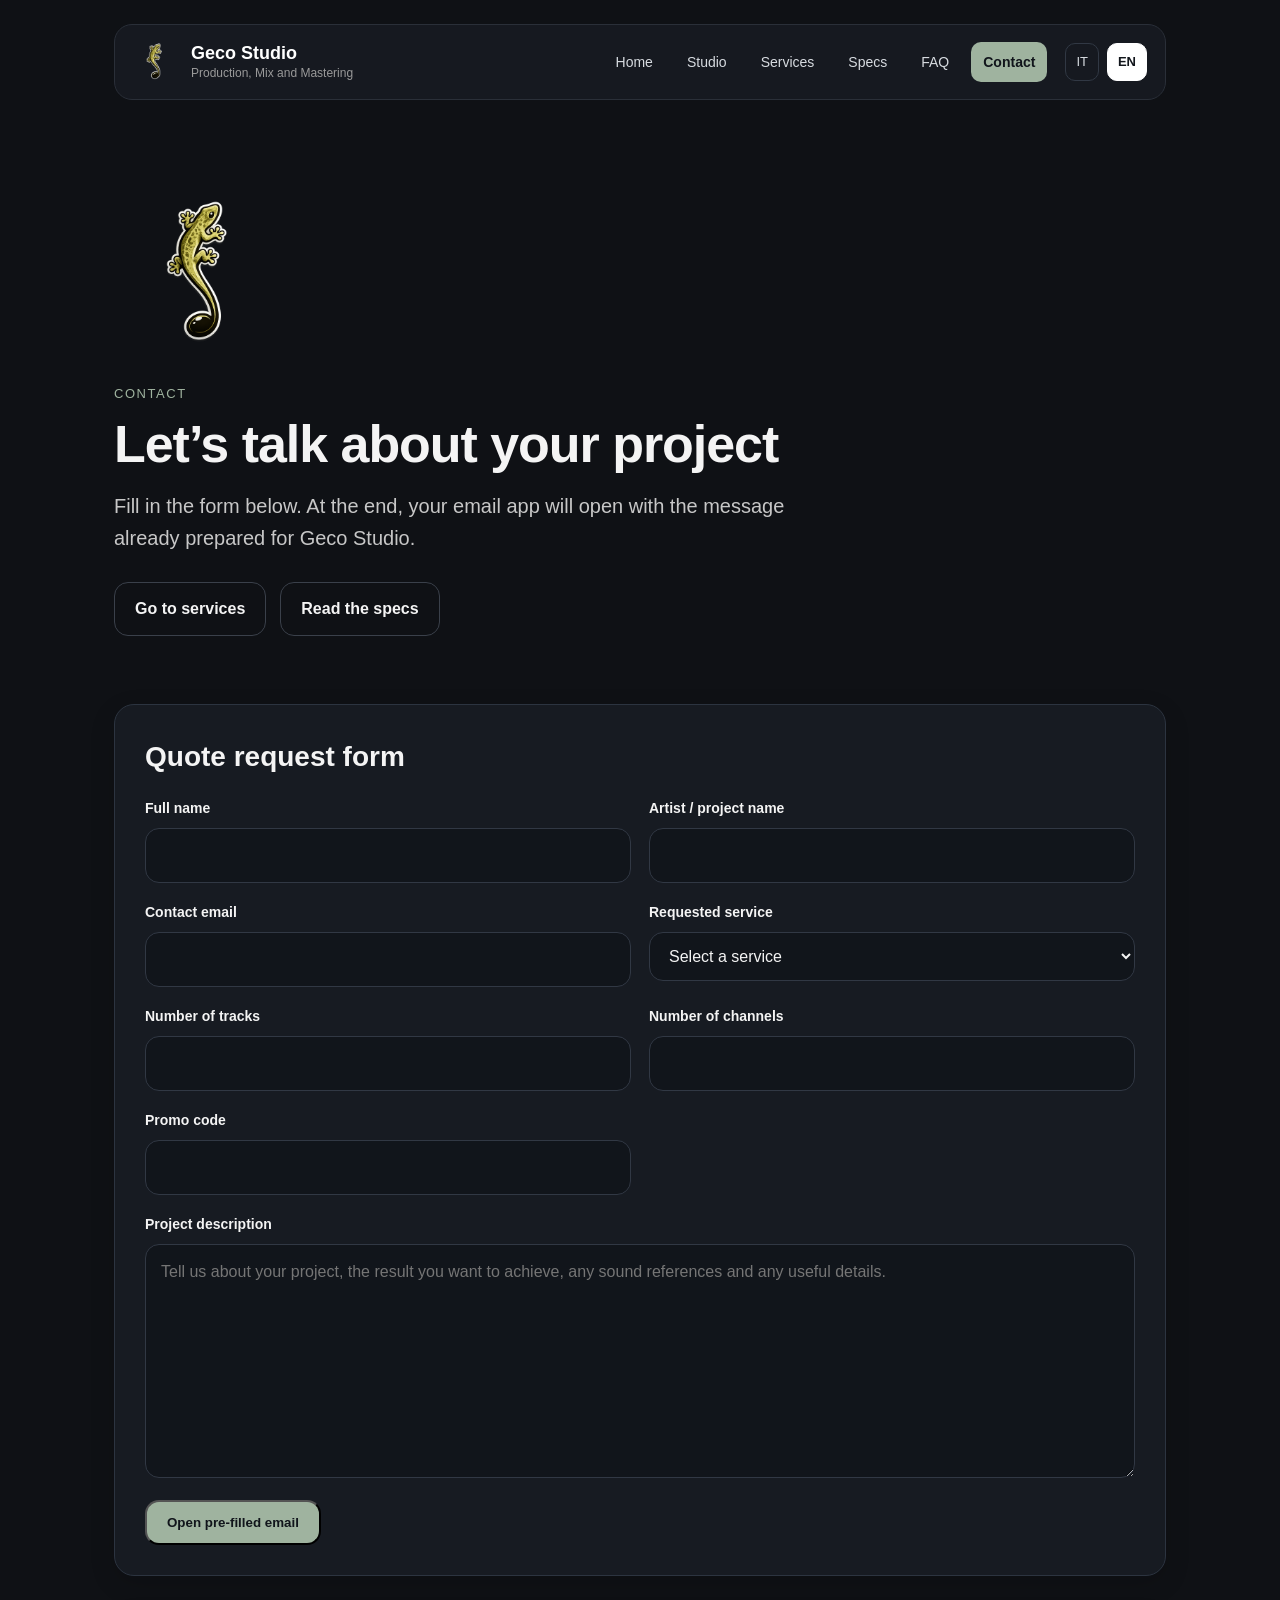
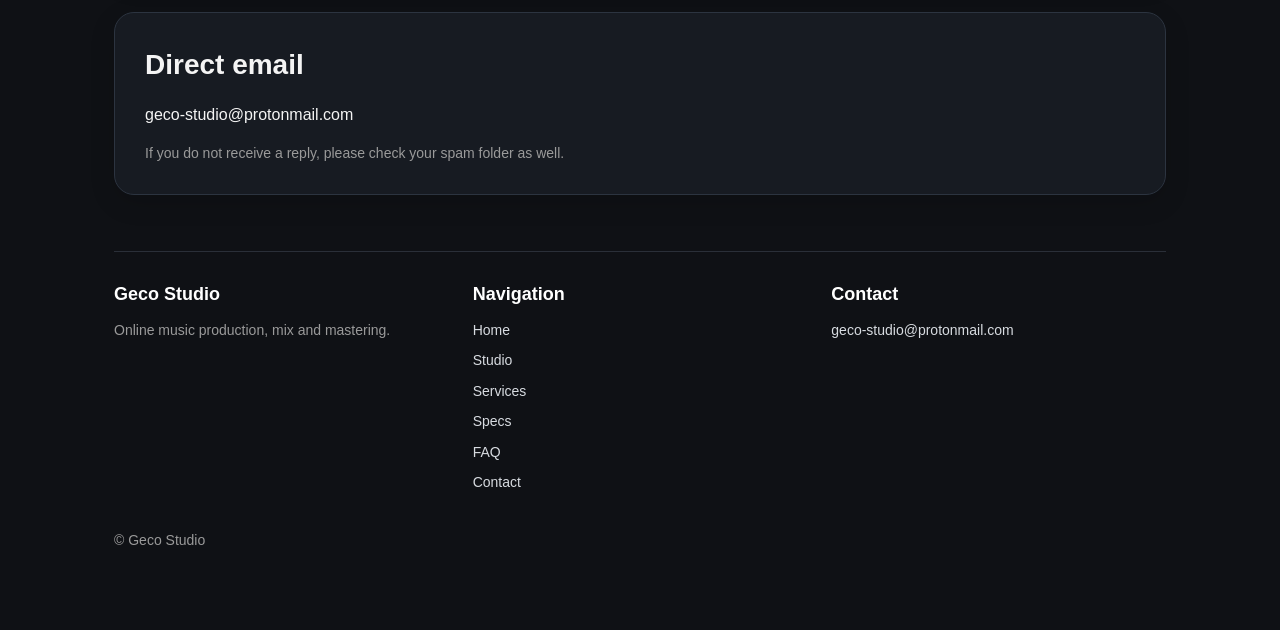
<file: contact-en.html>
<!DOCTYPE html>
<html lang="en">
<head>
  <meta charset="UTF-8">
  <meta name="viewport" content="width=device-width, initial-scale=1.0">
  <title>Contact | Geco Studio</title>
  <meta name="description" content="Contact Geco Studio for a free quote on music production, mixing and mastering.">
  <meta name="robots" content="index, follow">
  <link rel="stylesheet" href="style.css">
  <link rel="icon" type="image/png" href="images/favicon.png">
</head>
<body>
  <main class="wrap">
    <header class="site-header">
      <div class="topbar">
        <a href="index-en.html" class="brand">
          <img src="images/logo.png" alt="Geco Studio logo" class="brand-logo">
          <div class="brand-text">
            <span class="brand-title">Geco Studio</span>
            <span class="brand-subtitle">Production, Mix and Mastering</span>
          </div>
        </a>

        <div class="nav-area">
          <nav class="main-nav">
            <a href="index-en.html" class="nav-link">Home</a>
            <a href="studio-en.html" class="nav-link">Studio</a>
            <a href="services-en.html" class="nav-link">Services</a>
            <a href="specs-en.html" class="nav-link">Specs</a>
            <a href="faq-en.html" class="nav-link">FAQ</a>
            <a href="contact-en.html" class="nav-link active">Contact</a>
          </nav>

          <div class="lang-switch">
            <a href="contatti.html" class="lang-link">IT</a>
            <a href="contact-en.html" class="lang-link active">EN</a>
          </div>
        </div>
      </div>
    </header>

    <section class="hero">
      <img src="images/logo.png" alt="Geco Studio logo" class="logo">
      <p class="eyebrow">Contact</p>
      <h1>Let’s talk about your project</h1>
      <p class="subtitle">
        Fill in the form below. At the end, your email app will open with the message already prepared for Geco Studio.
      </p>

      <div class="hero-buttons">
        <a href="services-en.html" class="button button-secondary">Go to services</a>
        <a href="specs-en.html" class="button button-secondary">Read the specs</a>
      </div>
    </section>

    <section class="card">
      <h2>Quote request form</h2>

      <form id="quoteFormEN" class="quote-form">
        <div class="form-grid">
          <div class="form-field">
            <label for="fullName">Full name</label>
            <input type="text" id="fullName" name="fullName" required>
          </div>

          <div class="form-field">
            <label for="projectName">Artist / project name</label>
            <input type="text" id="projectName" name="projectName">
          </div>

          <div class="form-field">
            <label for="contactEmail">Contact email</label>
            <input type="email" id="contactEmail" name="contactEmail" required>
          </div>

          <div class="form-field">
            <label for="requestedService">Requested service</label>
            <select id="requestedService" name="requestedService" required>
              <option value="">Select a service</option>
              <option value="Mix">Mix</option>
              <option value="Stereo Master">Stereo Master</option>
              <option value="Stem Master">Stem Master</option>
              <option value="Production / Arrangement">Production / Arrangement</option>
            </select>
          </div>

          <div class="form-field">
            <label for="trackCount">Number of tracks</label>
            <input type="text" id="trackCount" name="trackCount">
          </div>

          <div class="form-field">
            <label for="channelCount">Number of channels</label>
            <input type="text" id="channelCount" name="channelCount">
          </div>

          <div class="form-field">
            <label for="promoCode">Promo code</label>
            <input type="text" id="promoCode" name="promoCode">
          </div>

          <div class="form-field form-field-full">
            <label for="projectMessage">Project description</label>
            <textarea id="projectMessage" name="projectMessage" rows="8" placeholder="Tell us about your project, the result you want to achieve, any sound references and any useful details."></textarea>
          </div>
        </div>

        <div class="form-actions">
          <button type="submit" class="button button-primary">Open pre-filled email</button>
        </div>
      </form>
    </section>

    <section class="card">
      <h2>Direct email</h2>
      <p><a href="mailto:geco-studio@protonmail.com">geco-studio@protonmail.com</a></p>
      <p class="contact-note">If you do not receive a reply, please check your spam folder as well.</p>
    </section>

    <footer class="footer footer-extended">
      <div class="footer-grid">
        <div>
          <h3>Geco Studio</h3>
          <p>Online music production, mix and mastering.</p>
        </div>

        <div>
          <h3>Navigation</h3>
          <p><a href="index-en.html">Home</a></p>
          <p><a href="studio-en.html">Studio</a></p>
          <p><a href="services-en.html">Services</a></p>
          <p><a href="specs-en.html">Specs</a></p>
          <p><a href="faq-en.html">FAQ</a></p>
          <p><a href="contact-en.html">Contact</a></p>
        </div>

        <div>
          <h3>Contact</h3>
          <p><a href="mailto:geco-studio@protonmail.com">geco-studio@protonmail.com</a></p>
        </div>
      </div>

      <p class="footer-copy">© Geco Studio</p>
    </footer>
  </main>

  <script>
    document.addEventListener("DOMContentLoaded", function () {
      const form = document.getElementById("quoteFormEN");
      if (!form) return;

      form.addEventListener("submit", function (event) {
        event.preventDefault();

        const fullName = document.getElementById("fullName").value.trim();
        const projectName = document.getElementById("projectName").value.trim();
        const contactEmail = document.getElementById("contactEmail").value.trim();
        const requestedService = document.getElementById("requestedService").value.trim();
        const trackCount = document.getElementById("trackCount").value.trim();
        const channelCount = document.getElementById("channelCount").value.trim();
        const promoCode = document.getElementById("promoCode").value.trim();
        const projectMessage = document.getElementById("projectMessage").value.trim();

        const subject = encodeURIComponent("Quote request - Geco Studio");

        const body = encodeURIComponent(
`Hello Geco Studio,

I am writing to request a quote.

Full name: ${fullName}
Artist / project name: ${projectName}
Contact email: ${contactEmail}
Requested service: ${requestedService}
Number of tracks: ${trackCount}
Number of channels: ${channelCount}
Promo code: ${promoCode}

Project description:
${projectMessage}

Thank you.`
        );

        window.location.href = `mailto:geco-studio@protonmail.com?subject=${subject}&body=${body}`;
      });
    });
  </script>
</body>
</html>
</file>
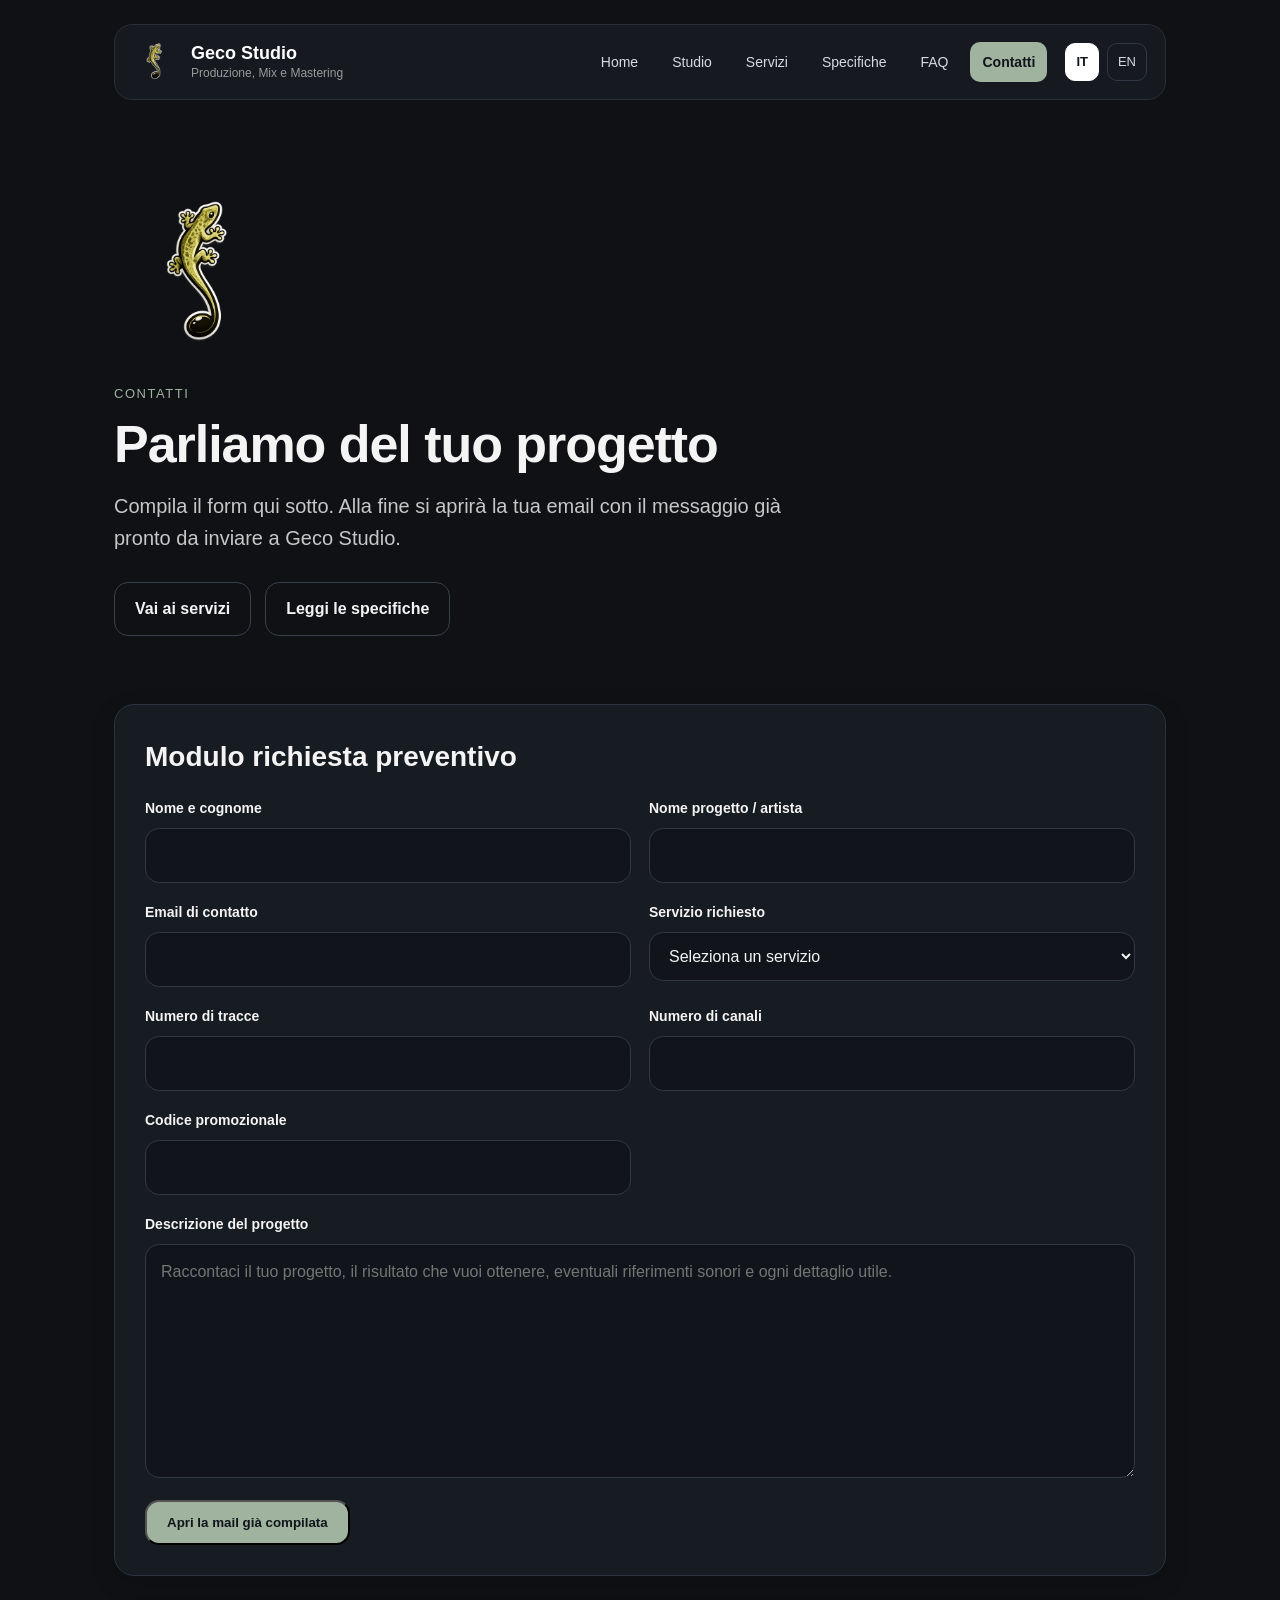
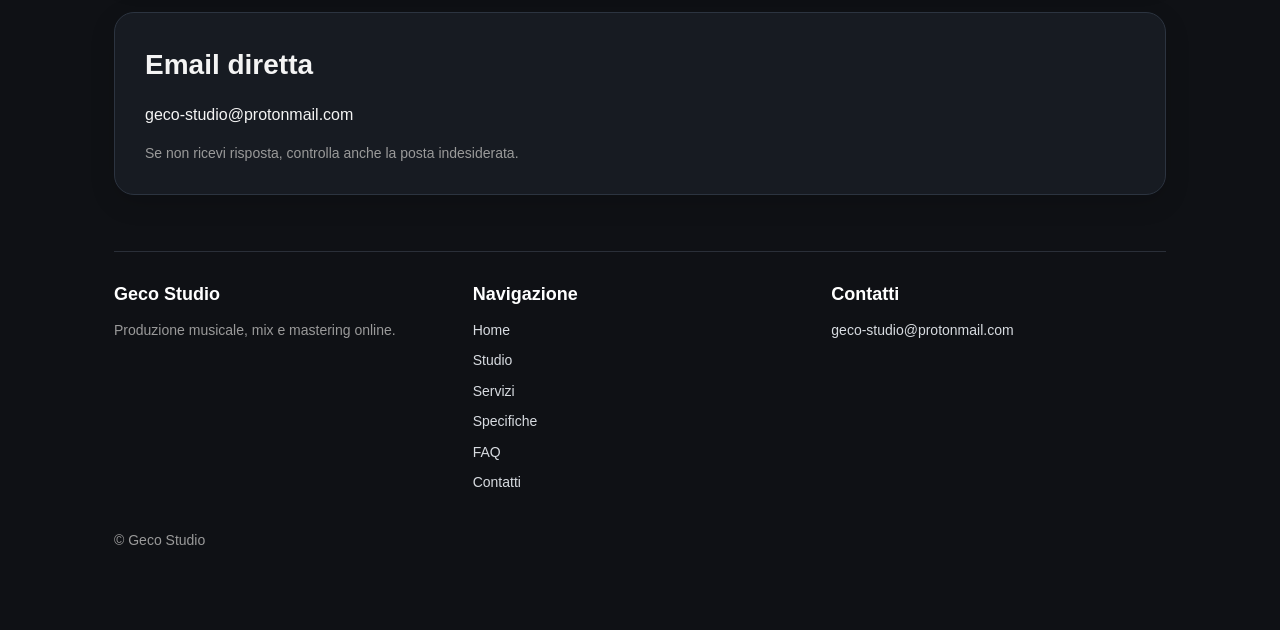
<file: contatti.html>
<!DOCTYPE html>
<html lang="it">
<head>
  <meta charset="UTF-8">
  <meta name="viewport" content="width=device-width, initial-scale=1.0">
  <title>Contatti | Geco Studio</title>
  <meta name="description" content="Contatta Geco Studio per un preventivo gratuito su produzione musicale, mix e mastering.">
  <meta name="robots" content="index, follow">
  <link rel="stylesheet" href="style.css">
  <link rel="icon" type="image/png" href="images/favicon.png">
</head>
<body>
  <main class="wrap">
    <header class="site-header">
      <div class="topbar">
        <a href="index.html" class="brand">
          <img src="images/logo.png" alt="Logo Geco Studio" class="brand-logo">
          <div class="brand-text">
            <span class="brand-title">Geco Studio</span>
            <span class="brand-subtitle">Produzione, Mix e Mastering</span>
          </div>
        </a>

        <div class="nav-area">
          <nav class="main-nav">
            <a href="index.html" class="nav-link">Home</a>
            <a href="studio.html" class="nav-link">Studio</a>
            <a href="servizi.html" class="nav-link">Servizi</a>
            <a href="specifiche.html" class="nav-link">Specifiche</a>
            <a href="faq.html" class="nav-link">FAQ</a>
            <a href="contatti.html" class="nav-link active">Contatti</a>
          </nav>

          <div class="lang-switch">
            <a href="contatti.html" class="lang-link active">IT</a>
            <a href="contact-en.html" class="lang-link">EN</a>
          </div>
        </div>
      </div>
    </header>

    <section class="hero">
      <img src="images/logo.png" alt="Logo Geco Studio" class="logo">
      <p class="eyebrow">Contatti</p>
      <h1>Parliamo del tuo progetto</h1>
      <p class="subtitle">
        Compila il form qui sotto. Alla fine si aprirà la tua email con il messaggio già pronto da inviare a Geco Studio.
      </p>

      <div class="hero-buttons">
        <a href="servizi.html" class="button button-secondary">Vai ai servizi</a>
        <a href="specifiche.html" class="button button-secondary">Leggi le specifiche</a>
      </div>
    </section>

    <section class="card">
      <h2>Modulo richiesta preventivo</h2>

      <form id="quoteFormIT" class="quote-form">
        <div class="form-grid">
          <div class="form-field">
            <label for="nome">Nome e cognome</label>
            <input type="text" id="nome" name="nome" required>
          </div>

          <div class="form-field">
            <label for="progetto">Nome progetto / artista</label>
            <input type="text" id="progetto" name="progetto">
          </div>

          <div class="form-field">
            <label for="email">Email di contatto</label>
            <input type="email" id="email" name="email" required>
          </div>

          <div class="form-field">
            <label for="servizio">Servizio richiesto</label>
            <select id="servizio" name="servizio" required>
              <option value="">Seleziona un servizio</option>
              <option value="Mix">Mix</option>
              <option value="Master stereo">Master stereo</option>
              <option value="Stem Master">Stem Master</option>
              <option value="Produzione / Arrangiamento">Produzione / Arrangiamento</option>
            </select>
          </div>

          <div class="form-field">
            <label for="tracce">Numero di tracce</label>
            <input type="text" id="tracce" name="tracce">
          </div>

          <div class="form-field">
            <label for="canali">Numero di canali</label>
            <input type="text" id="canali" name="canali">
          </div>

          <div class="form-field">
            <label for="promo">Codice promozionale</label>
            <input type="text" id="promo" name="promo">
          </div>

          <div class="form-field form-field-full">
            <label for="messaggio">Descrizione del progetto</label>
            <textarea id="messaggio" name="messaggio" rows="8" placeholder="Raccontaci il tuo progetto, il risultato che vuoi ottenere, eventuali riferimenti sonori e ogni dettaglio utile."></textarea>
          </div>
        </div>

        <div class="form-actions">
          <button type="submit" class="button button-primary">Apri la mail già compilata</button>
        </div>
      </form>
    </section>

    <section class="card">
      <h2>Email diretta</h2>
      <p><a href="mailto:geco-studio@protonmail.com">geco-studio@protonmail.com</a></p>
      <p class="contact-note">Se non ricevi risposta, controlla anche la posta indesiderata.</p>
    </section>

    <footer class="footer footer-extended">
      <div class="footer-grid">
        <div>
          <h3>Geco Studio</h3>
          <p>Produzione musicale, mix e mastering online.</p>
        </div>

        <div>
          <h3>Navigazione</h3>
          <p><a href="index.html">Home</a></p>
          <p><a href="studio.html">Studio</a></p>
          <p><a href="servizi.html">Servizi</a></p>
          <p><a href="specifiche.html">Specifiche</a></p>
          <p><a href="faq.html">FAQ</a></p>
          <p><a href="contatti.html">Contatti</a></p>
        </div>

        <div>
          <h3>Contatti</h3>
          <p><a href="mailto:geco-studio@protonmail.com">geco-studio@protonmail.com</a></p>
        </div>
      </div>

      <p class="footer-copy">© Geco Studio</p>
    </footer>
  </main>

  <script>
    document.addEventListener("DOMContentLoaded", function () {
      const form = document.getElementById("quoteFormIT");
      if (!form) return;

      form.addEventListener("submit", function (event) {
        event.preventDefault();

        const nome = document.getElementById("nome").value.trim();
        const progetto = document.getElementById("progetto").value.trim();
        const email = document.getElementById("email").value.trim();
        const servizio = document.getElementById("servizio").value.trim();
        const tracce = document.getElementById("tracce").value.trim();
        const canali = document.getElementById("canali").value.trim();
        const promo = document.getElementById("promo").value.trim();
        const messaggio = document.getElementById("messaggio").value.trim();

        const subject = encodeURIComponent("Richiesta preventivo - Geco Studio");

        const body = encodeURIComponent(
`Ciao Geco Studio,

vi contatto per richiedere un preventivo.

Nome e cognome: ${nome}
Nome progetto / artista: ${progetto}
Email di contatto: ${email}
Servizio richiesto: ${servizio}
Numero di tracce: ${tracce}
Numero di canali: ${canali}
Codice promozionale: ${promo}

Descrizione del progetto:
${messaggio}

Grazie.`
        );

        window.location.href = `mailto:geco-studio@protonmail.com?subject=${subject}&body=${body}`;
      });
    });
  </script>
</body>
</html>
</file>
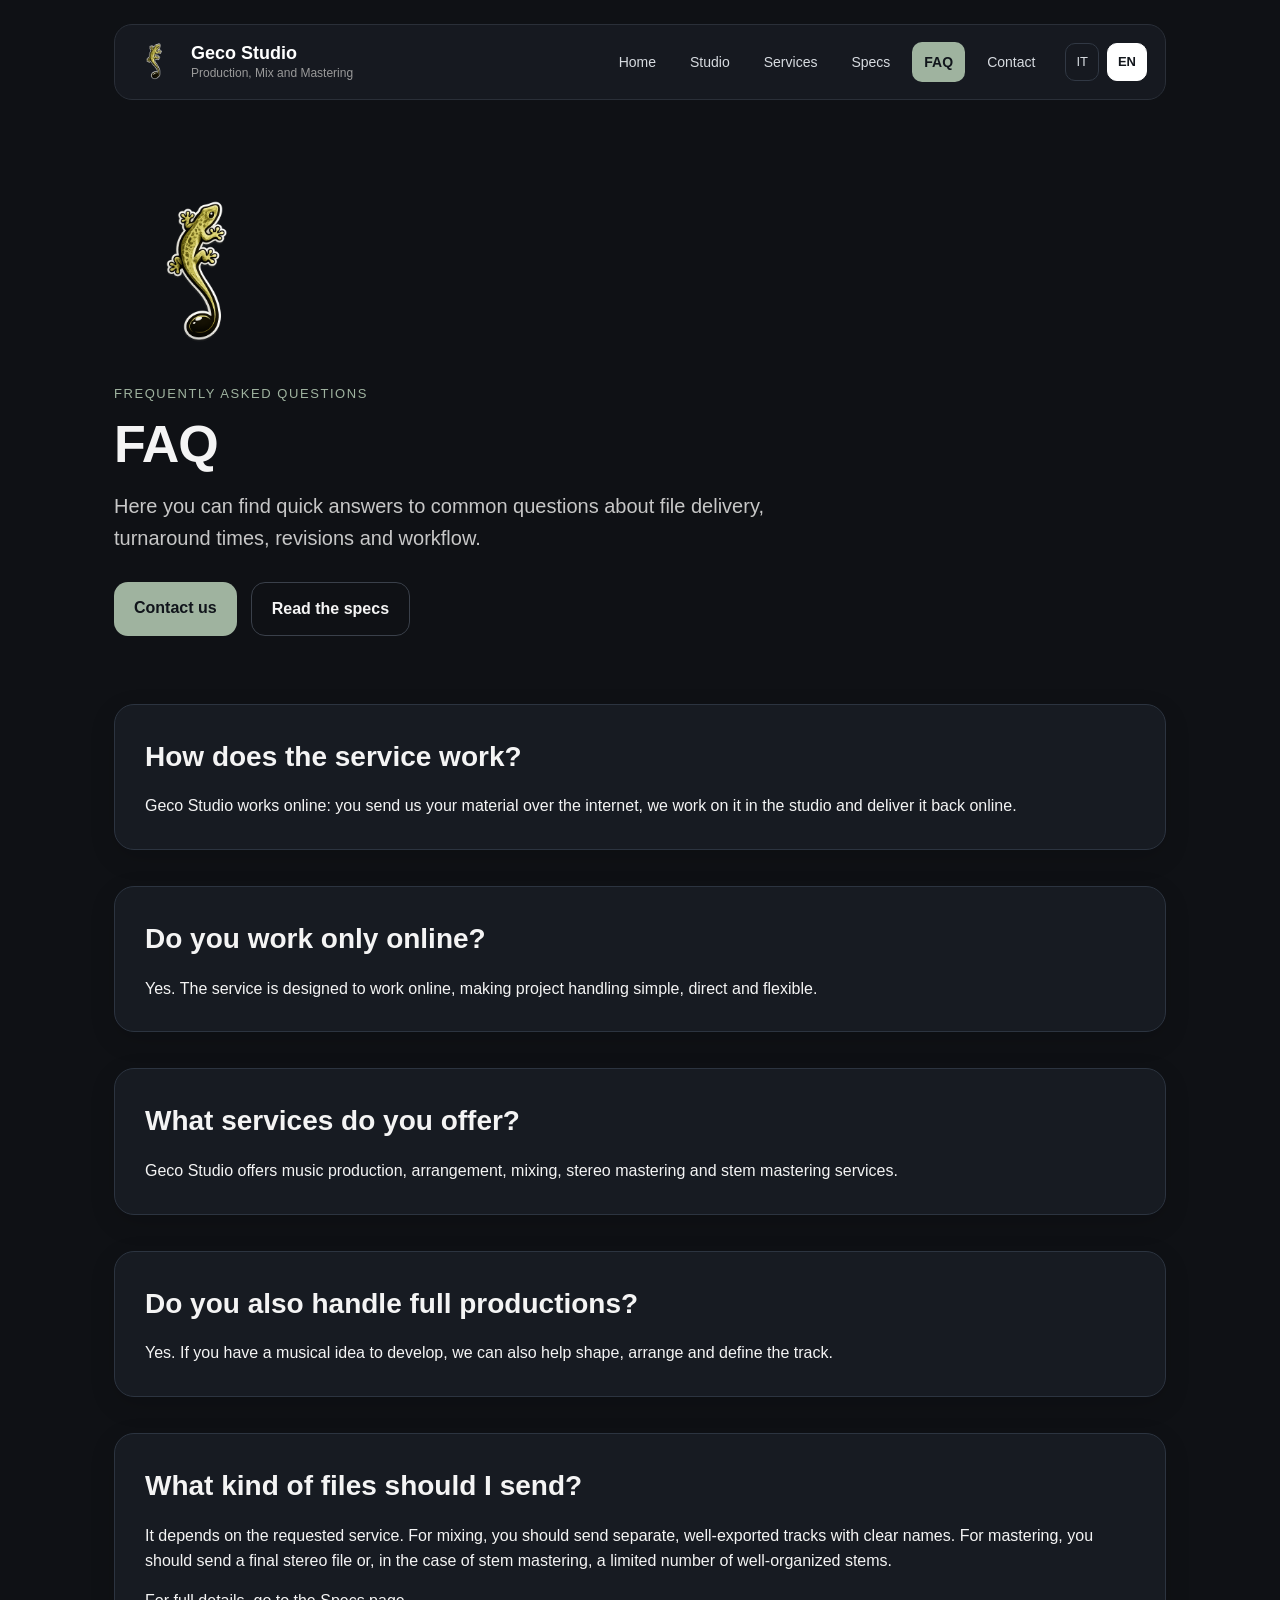
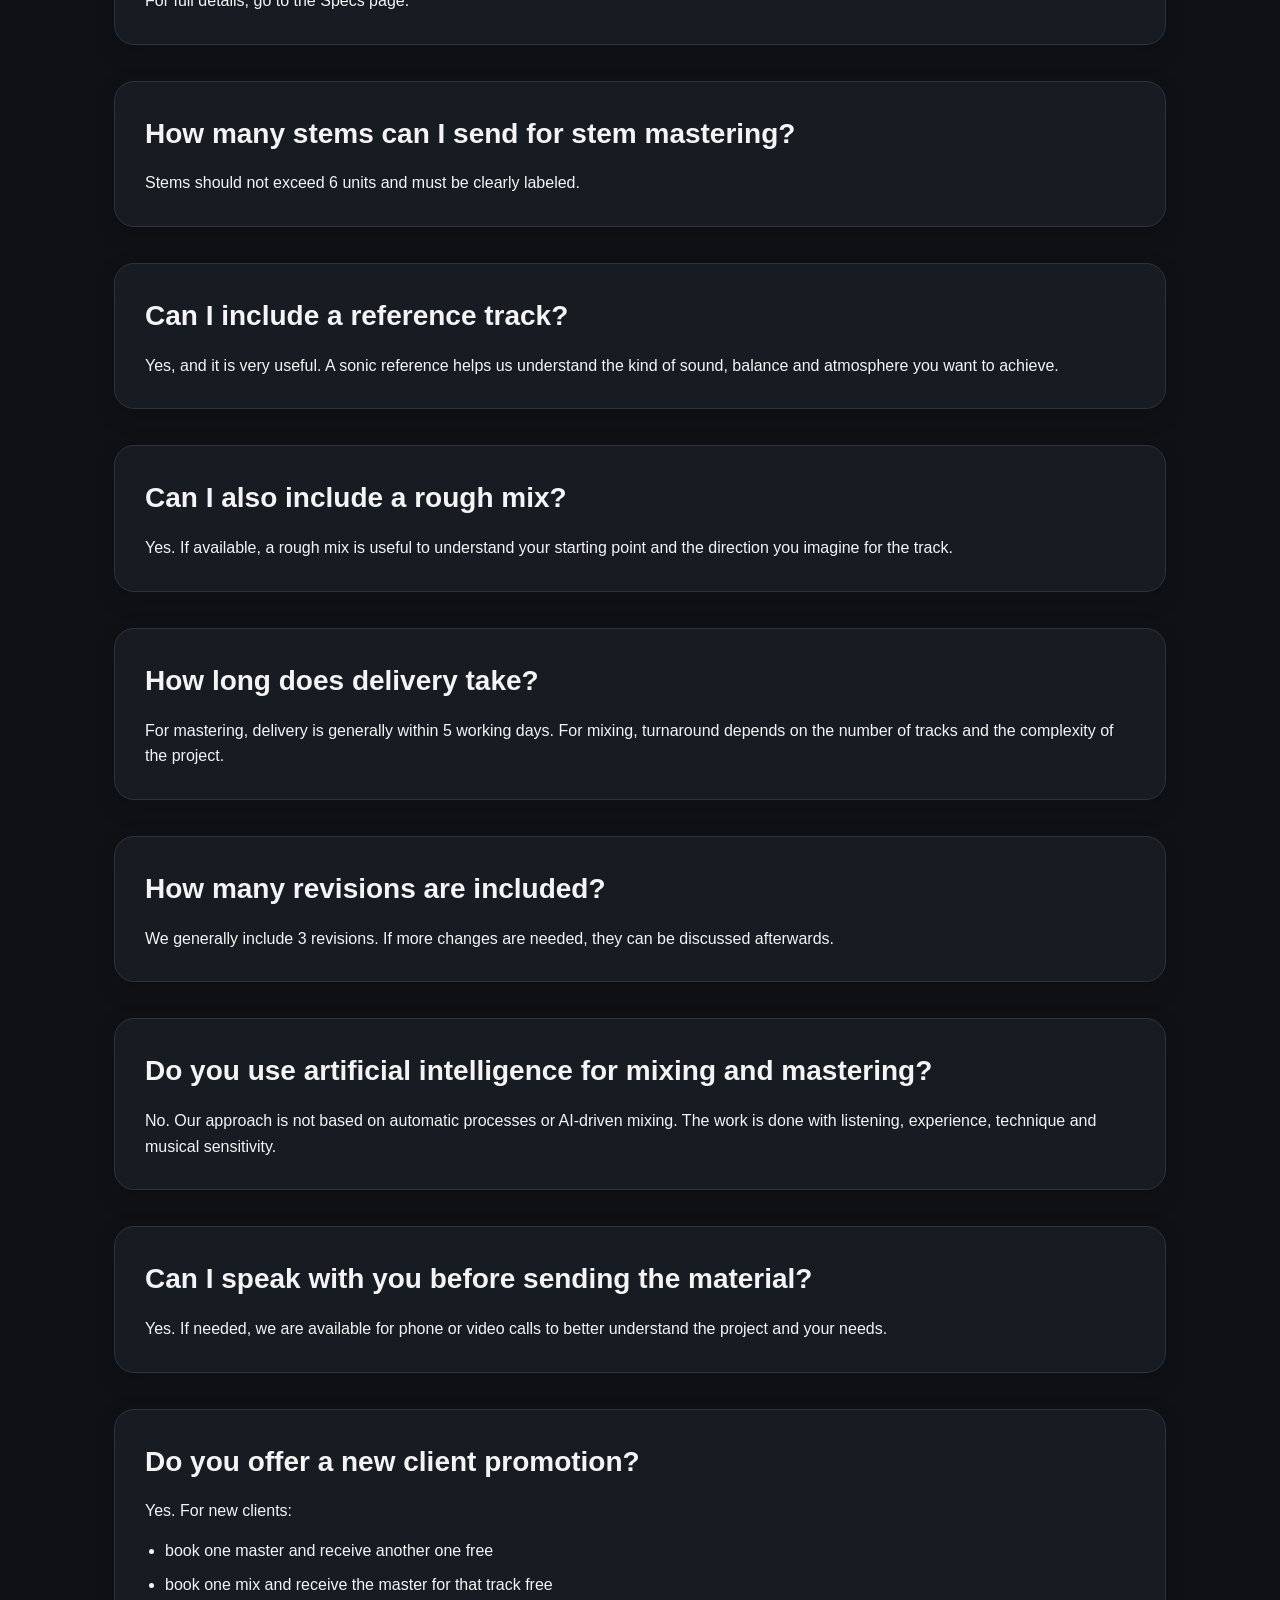
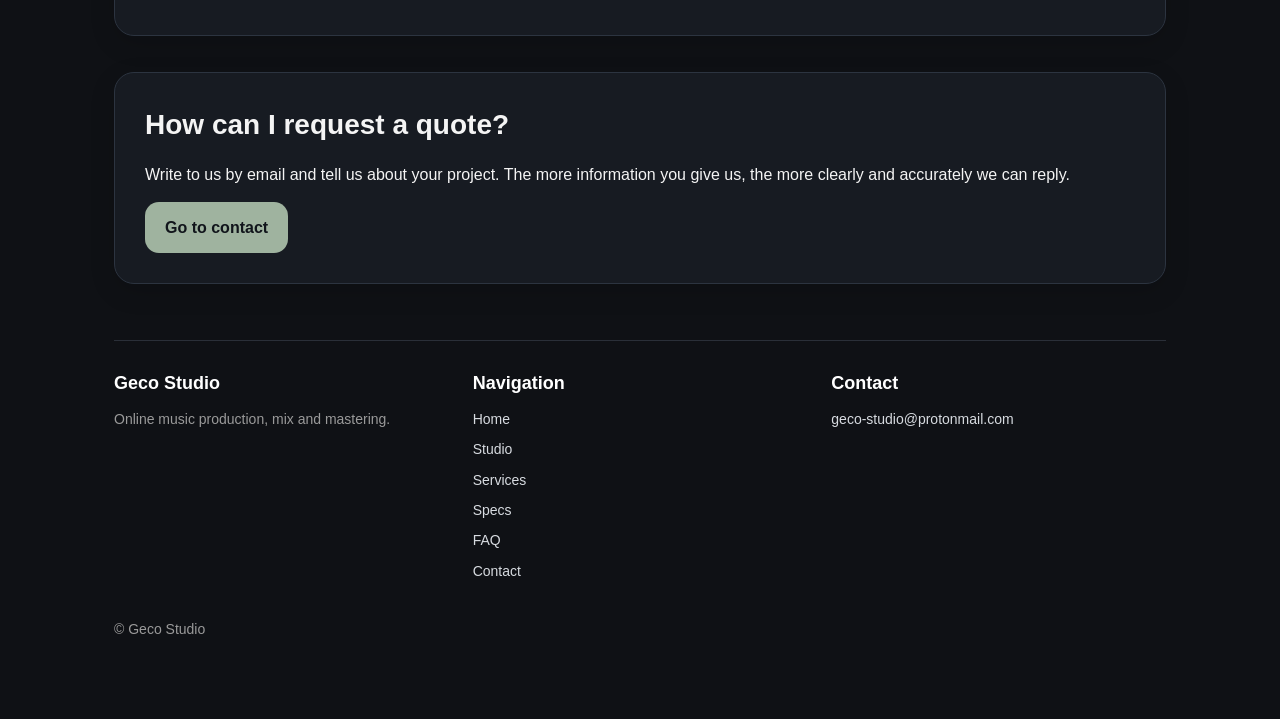
<file: faq-en.html>
<!DOCTYPE html>
<html lang="en">
<head>
  <meta charset="UTF-8">
  <meta name="viewport" content="width=device-width, initial-scale=1.0">
  <title>FAQ | Geco Studio</title>
  <meta name="description" content="Frequently asked questions about Geco Studio music production, mixing and mastering services.">
  <meta name="robots" content="index, follow">
  <link rel="stylesheet" href="style.css">
  <link rel="icon" type="image/png" href="images/favicon.png">
</head>
<body>
  <main class="wrap">
    <header class="site-header">
      <div class="topbar">
        <a href="index-en.html" class="brand">
          <img src="images/logo.png" alt="Geco Studio logo" class="brand-logo">
          <div class="brand-text">
            <span class="brand-title">Geco Studio</span>
            <span class="brand-subtitle">Production, Mix and Mastering</span>
          </div>
        </a>

        <div class="nav-area">
          <nav class="main-nav">
            <a href="index-en.html" class="nav-link">Home</a>
            <a href="studio-en.html" class="nav-link">Studio</a>
            <a href="services-en.html" class="nav-link">Services</a>
            <a href="specs-en.html" class="nav-link">Specs</a>
            <a href="faq-en.html" class="nav-link active">FAQ</a>
            <a href="contact-en.html" class="nav-link">Contact</a>
          </nav>

          <div class="lang-switch">
            <a href="faq.html" class="lang-link">IT</a>
            <a href="faq-en.html" class="lang-link active">EN</a>
          </div>
        </div>
      </div>
    </header>

    <section class="hero">
      <img src="images/logo.png" alt="Geco Studio logo" class="logo">
      <p class="eyebrow">Frequently asked questions</p>
      <h1>FAQ</h1>
      <p class="subtitle">
        Here you can find quick answers to common questions about file delivery,
        turnaround times, revisions and workflow.
      </p>

      <div class="hero-buttons">
        <a href="contact-en.html" class="button button-primary">Contact us</a>
        <a href="specs-en.html" class="button button-secondary">Read the specs</a>
      </div>
    </section>

    <section class="card">
      <h2>How does the service work?</h2>
      <p>
        Geco Studio works online: you send us your material over the internet,
        we work on it in the studio and deliver it back online.
      </p>
    </section>

    <section class="card">
      <h2>Do you work only online?</h2>
      <p>
        Yes. The service is designed to work online,
        making project handling simple, direct and flexible.
      </p>
    </section>

    <section class="card">
      <h2>What services do you offer?</h2>
      <p>
        Geco Studio offers music production, arrangement,
        mixing, stereo mastering and stem mastering services.
      </p>
    </section>

    <section class="card">
      <h2>Do you also handle full productions?</h2>
      <p>
        Yes. If you have a musical idea to develop,
        we can also help shape, arrange and define the track.
      </p>
    </section>

    <section class="card">
      <h2>What kind of files should I send?</h2>
      <p>
        It depends on the requested service. For mixing, you should send separate,
        well-exported tracks with clear names. For mastering, you should send a final stereo file
        or, in the case of stem mastering, a limited number of well-organized stems.
      </p>
      <p>
        For full details, go to the <a href="specs-en.html">Specs</a> page.
      </p>
    </section>

    <section class="card">
      <h2>How many stems can I send for stem mastering?</h2>
      <p>
        Stems should not exceed 6 units and must be clearly labeled.
      </p>
    </section>

    <section class="card">
      <h2>Can I include a reference track?</h2>
      <p>
        Yes, and it is very useful. A sonic reference helps us understand
        the kind of sound, balance and atmosphere you want to achieve.
      </p>
    </section>

    <section class="card">
      <h2>Can I also include a rough mix?</h2>
      <p>
        Yes. If available, a rough mix is useful to understand your starting point
        and the direction you imagine for the track.
      </p>
    </section>

    <section class="card">
      <h2>How long does delivery take?</h2>
      <p>
        For mastering, delivery is generally within 5 working days.
        For mixing, turnaround depends on the number of tracks and the complexity of the project.
      </p>
    </section>

    <section class="card">
      <h2>How many revisions are included?</h2>
      <p>
        We generally include 3 revisions.
        If more changes are needed, they can be discussed afterwards.
      </p>
    </section>

    <section class="card">
      <h2>Do you use artificial intelligence for mixing and mastering?</h2>
      <p>
        No. Our approach is not based on automatic processes or AI-driven mixing.
        The work is done with listening, experience, technique and musical sensitivity.
      </p>
    </section>

    <section class="card">
      <h2>Can I speak with you before sending the material?</h2>
      <p>
        Yes. If needed, we are available for phone or video calls
        to better understand the project and your needs.
      </p>
    </section>

    <section class="card">
      <h2>Do you offer a new client promotion?</h2>
      <p>Yes. For new clients:</p>
      <ul class="contact-list">
        <li>book one master and receive another one free</li>
        <li>book one mix and receive the master for that track free</li>
      </ul>
    </section>

    <section class="card">
      <h2>How can I request a quote?</h2>
      <p>
        Write to us by email and tell us about your project.
        The more information you give us, the more clearly and accurately we can reply.
      </p>
      <a href="contact-en.html" class="button button-primary">Go to contact</a>
    </section>

    <footer class="footer footer-extended">
      <div class="footer-grid">
        <div>
          <h3>Geco Studio</h3>
          <p>Online music production, mix and mastering.</p>
        </div>

        <div>
          <h3>Navigation</h3>
          <p><a href="index-en.html">Home</a></p>
          <p><a href="studio-en.html">Studio</a></p>
          <p><a href="services-en.html">Services</a></p>
          <p><a href="specs-en.html">Specs</a></p>
          <p><a href="faq-en.html">FAQ</a></p>
          <p><a href="contact-en.html">Contact</a></p>
        </div>

        <div>
          <h3>Contact</h3>
          <p><a href="mailto:geco-studio@protonmail.com">geco-studio@protonmail.com</a></p>
        </div>
      </div>

      <p class="footer-copy">© Geco Studio</p>
    </footer>
  </main>
</body>
</html>
</file>
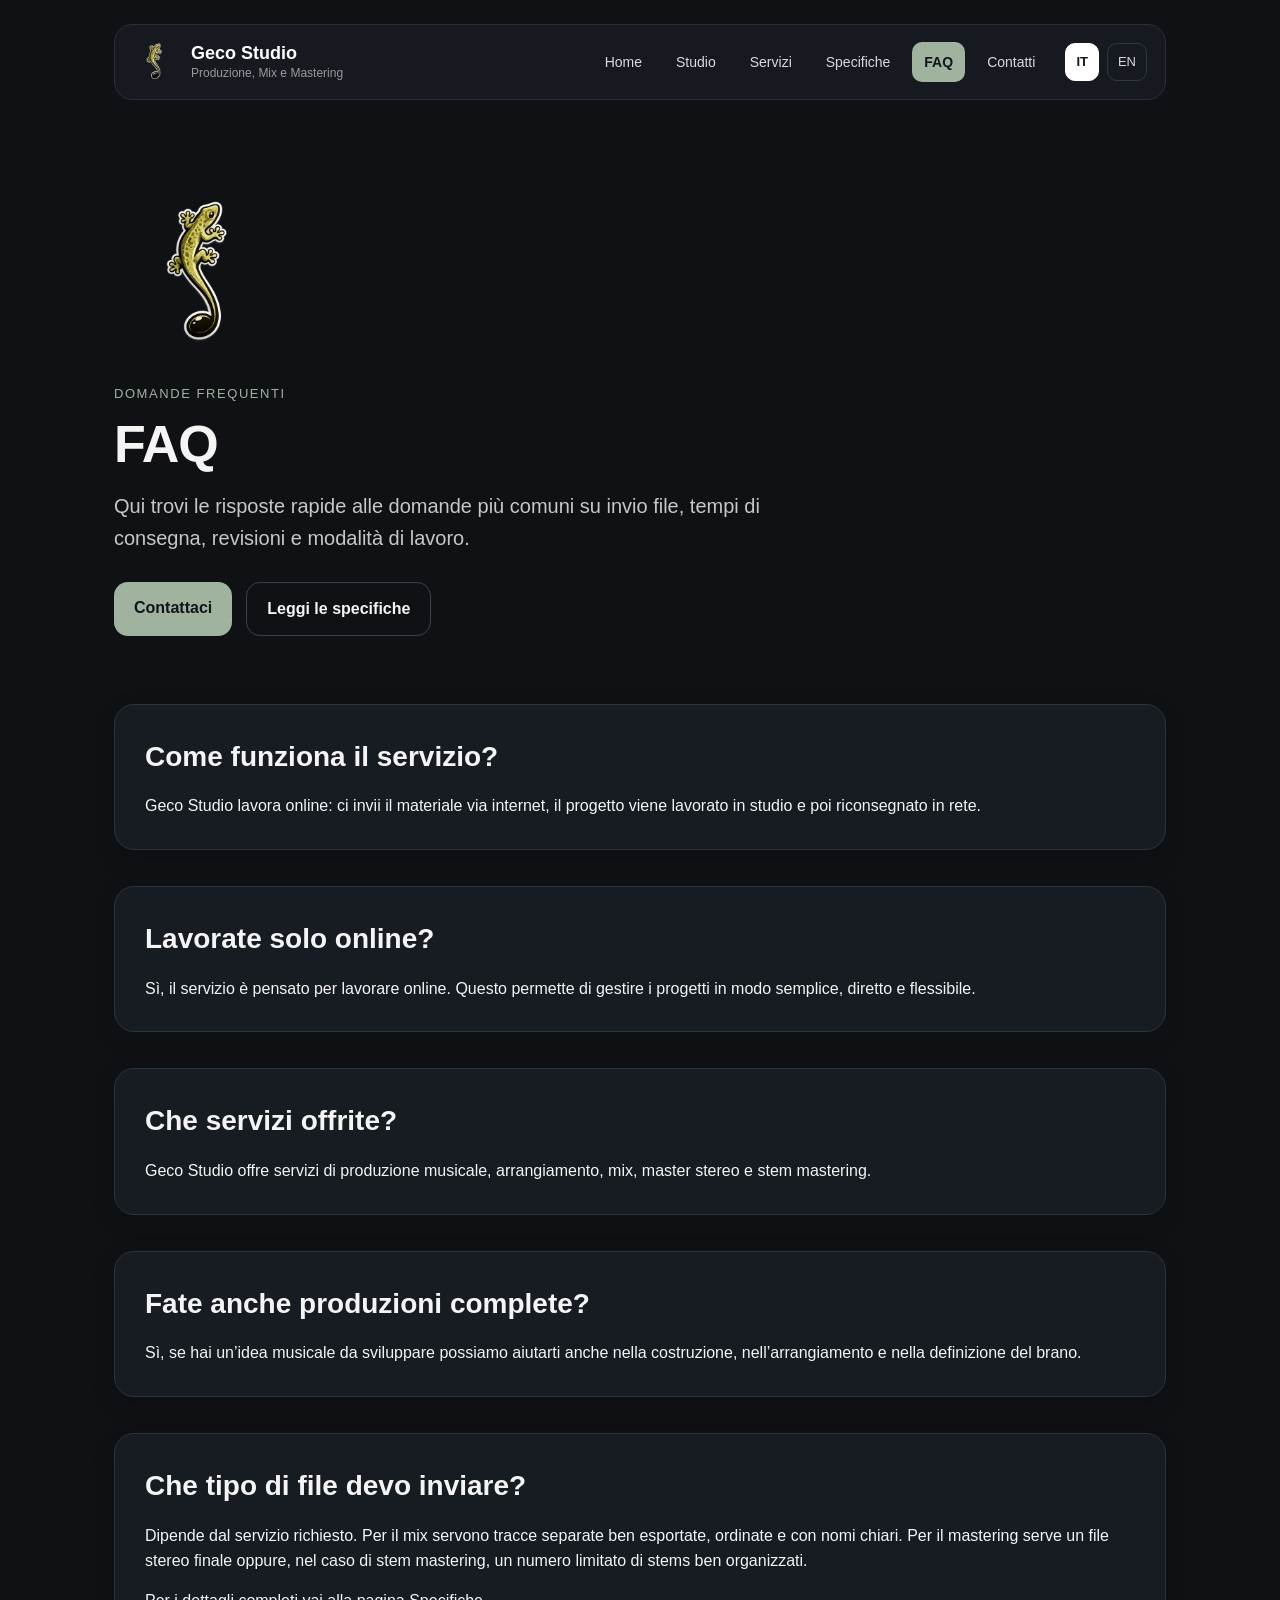
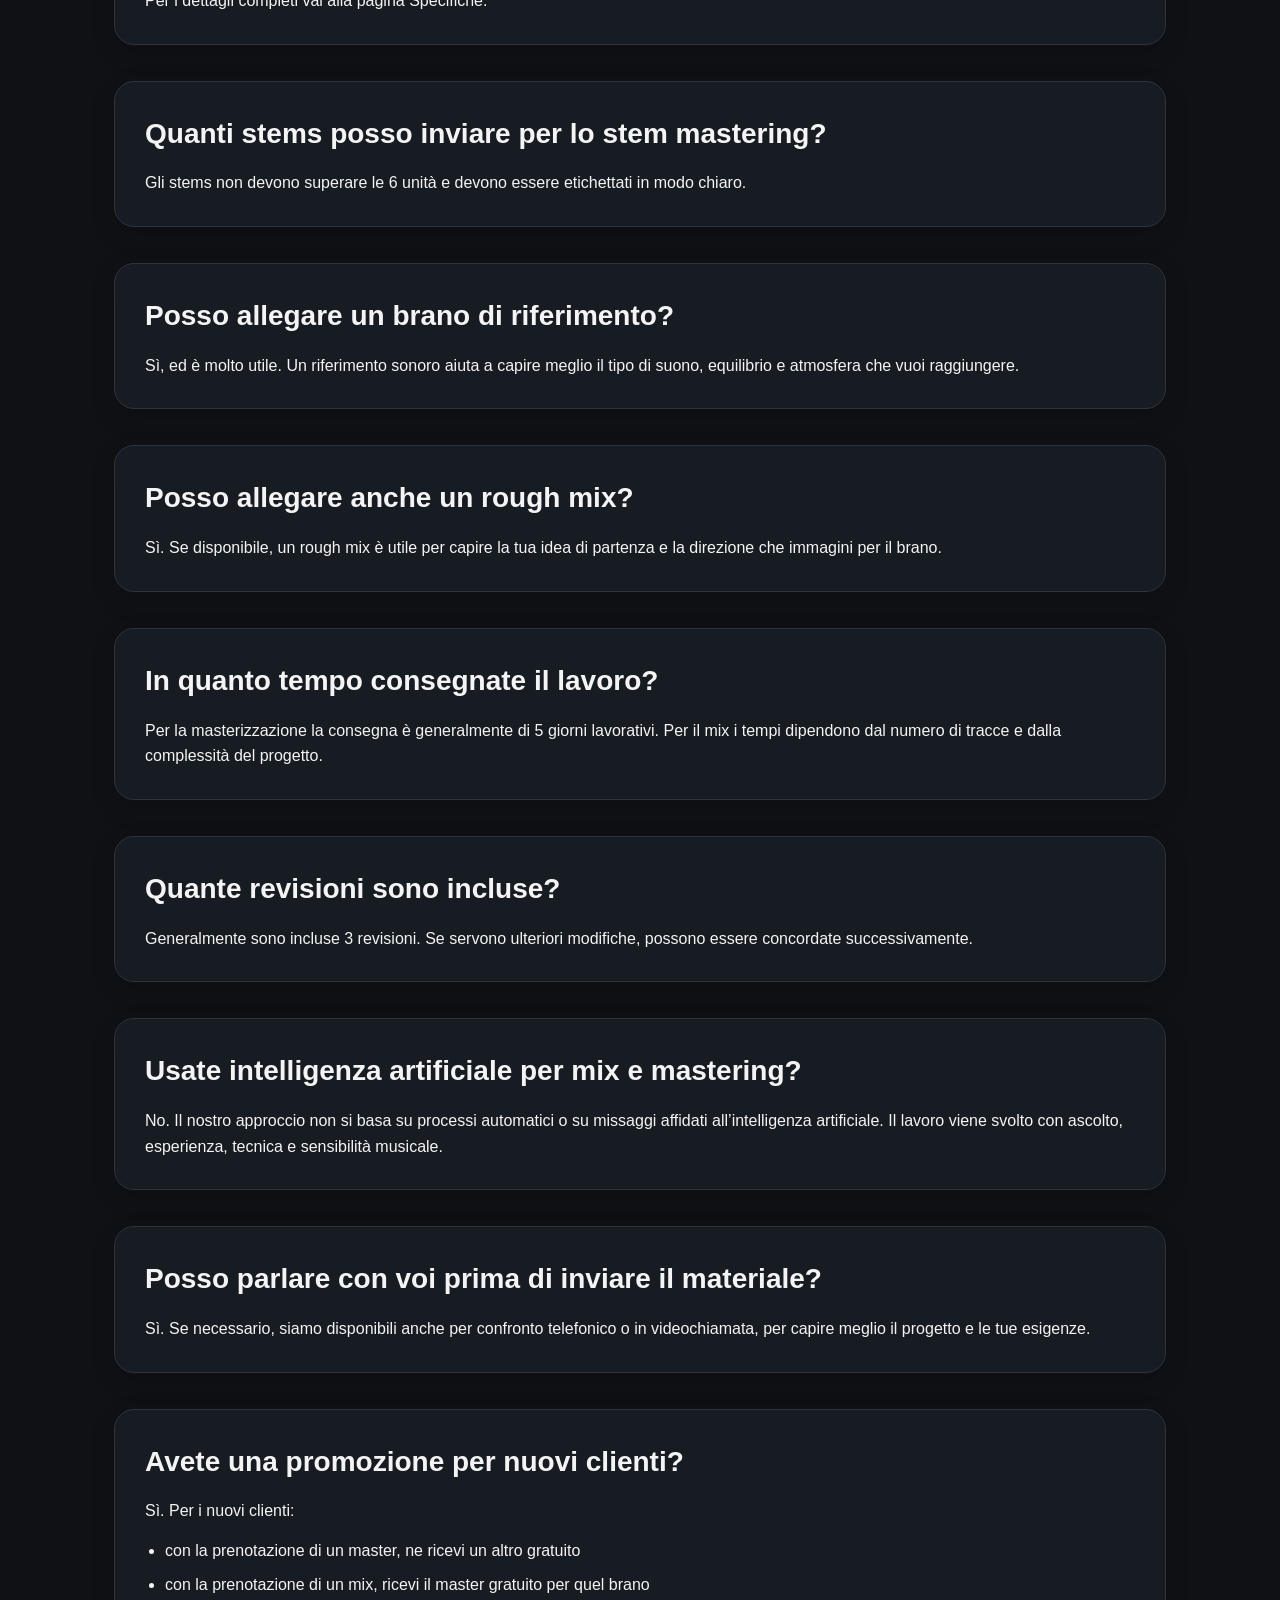
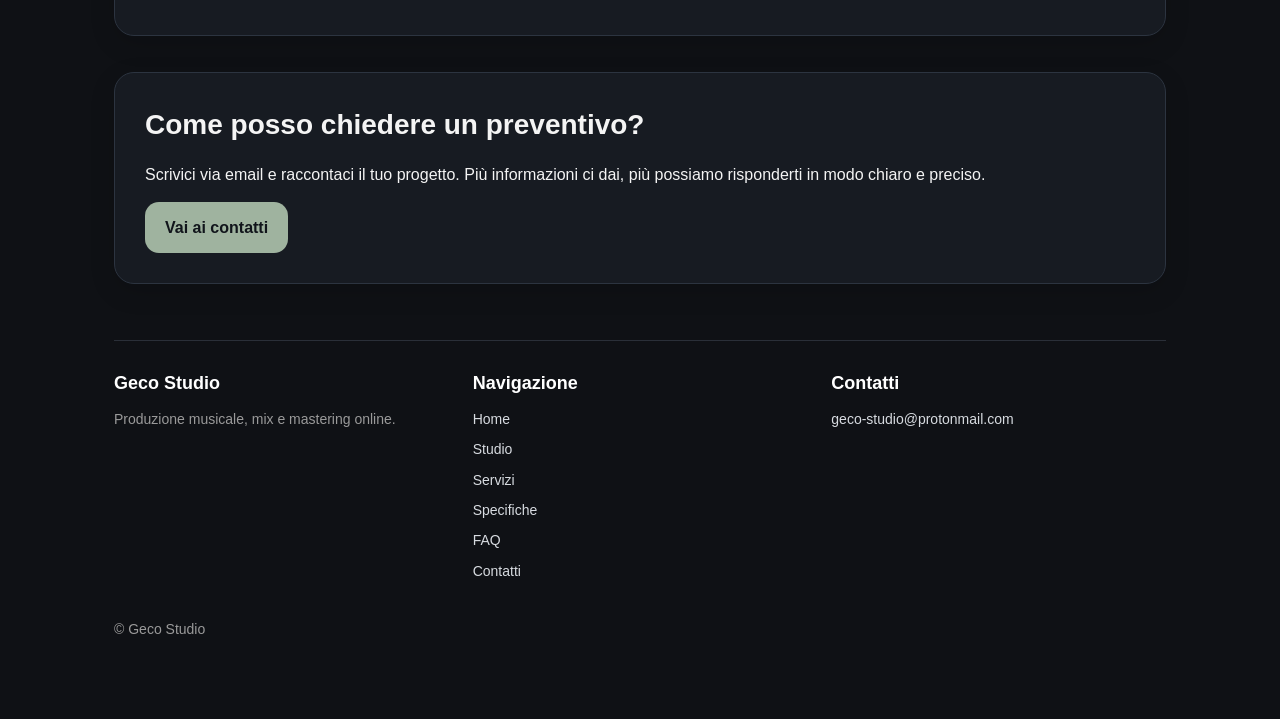
<file: faq.html>
<!DOCTYPE html>
<html lang="it">
<head>
  <meta charset="UTF-8">
  <meta name="viewport" content="width=device-width, initial-scale=1.0">
  <title>FAQ | Geco Studio</title>
  <meta name="description" content="Domande frequenti sui servizi di produzione musicale, mix e mastering di Geco Studio.">
  <meta name="robots" content="index, follow">
  <link rel="stylesheet" href="style.css">
  <link rel="icon" type="image/png" href="images/favicon.png">
</head>
<body>
  <main class="wrap">
    <header class="site-header">
      <div class="topbar">
        <a href="index.html" class="brand">
          <img src="images/logo.png" alt="Logo Geco Studio" class="brand-logo">
          <div class="brand-text">
            <span class="brand-title">Geco Studio</span>
            <span class="brand-subtitle">Produzione, Mix e Mastering</span>
          </div>
        </a>

        <div class="nav-area">
          <nav class="main-nav">
            <a href="index.html" class="nav-link">Home</a>
            <a href="studio.html" class="nav-link">Studio</a>
            <a href="servizi.html" class="nav-link">Servizi</a>
            <a href="specifiche.html" class="nav-link">Specifiche</a>
            <a href="faq.html" class="nav-link active">FAQ</a>
            <a href="contatti.html" class="nav-link">Contatti</a>
          </nav>

          <div class="lang-switch">
            <a href="faq.html" class="lang-link active">IT</a>
            <a href="faq-en.html" class="lang-link">EN</a>
          </div>
        </div>
      </div>
    </header>

    <section class="hero">
      <img src="images/logo.png" alt="Logo Geco Studio" class="logo">
      <p class="eyebrow">Domande frequenti</p>
      <h1>FAQ</h1>
      <p class="subtitle">
        Qui trovi le risposte rapide alle domande più comuni su invio file,
        tempi di consegna, revisioni e modalità di lavoro.
      </p>

      <div class="hero-buttons">
        <a href="contatti.html" class="button button-primary">Contattaci</a>
        <a href="specifiche.html" class="button button-secondary">Leggi le specifiche</a>
      </div>
    </section>

    <section class="card">
      <h2>Come funziona il servizio?</h2>
      <p>
        Geco Studio lavora online: ci invii il materiale via internet,
        il progetto viene lavorato in studio e poi riconsegnato in rete.
      </p>
    </section>

    <section class="card">
      <h2>Lavorate solo online?</h2>
      <p>
        Sì, il servizio è pensato per lavorare online.
        Questo permette di gestire i progetti in modo semplice, diretto e flessibile.
      </p>
    </section>

    <section class="card">
      <h2>Che servizi offrite?</h2>
      <p>
        Geco Studio offre servizi di produzione musicale, arrangiamento,
        mix, master stereo e stem mastering.
      </p>
    </section>

    <section class="card">
      <h2>Fate anche produzioni complete?</h2>
      <p>
        Sì, se hai un’idea musicale da sviluppare possiamo aiutarti
        anche nella costruzione, nell’arrangiamento e nella definizione del brano.
      </p>
    </section>

    <section class="card">
      <h2>Che tipo di file devo inviare?</h2>
      <p>
        Dipende dal servizio richiesto. Per il mix servono tracce separate ben esportate,
        ordinate e con nomi chiari. Per il mastering serve un file stereo finale
        oppure, nel caso di stem mastering, un numero limitato di stems ben organizzati.
      </p>
      <p>
        Per i dettagli completi vai alla pagina <a href="specifiche.html">Specifiche</a>.
      </p>
    </section>

    <section class="card">
      <h2>Quanti stems posso inviare per lo stem mastering?</h2>
      <p>
        Gli stems non devono superare le 6 unità e devono essere etichettati in modo chiaro.
      </p>
    </section>

    <section class="card">
      <h2>Posso allegare un brano di riferimento?</h2>
      <p>
        Sì, ed è molto utile. Un riferimento sonoro aiuta a capire meglio
        il tipo di suono, equilibrio e atmosfera che vuoi raggiungere.
      </p>
    </section>

    <section class="card">
      <h2>Posso allegare anche un rough mix?</h2>
      <p>
        Sì. Se disponibile, un rough mix è utile per capire la tua idea di partenza
        e la direzione che immagini per il brano.
      </p>
    </section>

    <section class="card">
      <h2>In quanto tempo consegnate il lavoro?</h2>
      <p>
        Per la masterizzazione la consegna è generalmente di 5 giorni lavorativi.
        Per il mix i tempi dipendono dal numero di tracce e dalla complessità del progetto.
      </p>
    </section>

    <section class="card">
      <h2>Quante revisioni sono incluse?</h2>
      <p>
        Generalmente sono incluse 3 revisioni.
        Se servono ulteriori modifiche, possono essere concordate successivamente.
      </p>
    </section>

    <section class="card">
      <h2>Usate intelligenza artificiale per mix e mastering?</h2>
      <p>
        No. Il nostro approccio non si basa su processi automatici o su missaggi affidati
        all’intelligenza artificiale. Il lavoro viene svolto con ascolto, esperienza,
        tecnica e sensibilità musicale.
      </p>
    </section>

    <section class="card">
      <h2>Posso parlare con voi prima di inviare il materiale?</h2>
      <p>
        Sì. Se necessario, siamo disponibili anche per confronto telefonico o in videochiamata,
        per capire meglio il progetto e le tue esigenze.
      </p>
    </section>

    <section class="card">
      <h2>Avete una promozione per nuovi clienti?</h2>
      <p>
        Sì. Per i nuovi clienti:
      </p>
      <ul class="contact-list">
        <li>con la prenotazione di un master, ne ricevi un altro gratuito</li>
        <li>con la prenotazione di un mix, ricevi il master gratuito per quel brano</li>
      </ul>
    </section>

    <section class="card">
      <h2>Come posso chiedere un preventivo?</h2>
      <p>
        Scrivici via email e raccontaci il tuo progetto. Più informazioni ci dai,
        più possiamo risponderti in modo chiaro e preciso.
      </p>
      <a href="contatti.html" class="button button-primary">Vai ai contatti</a>
    </section>

    <footer class="footer footer-extended">
      <div class="footer-grid">
        <div>
          <h3>Geco Studio</h3>
          <p>Produzione musicale, mix e mastering online.</p>
        </div>

        <div>
          <h3>Navigazione</h3>
          <p><a href="index.html">Home</a></p>
          <p><a href="studio.html">Studio</a></p>
          <p><a href="servizi.html">Servizi</a></p>
          <p><a href="specifiche.html">Specifiche</a></p>
          <p><a href="faq.html">FAQ</a></p>
          <p><a href="contatti.html">Contatti</a></p>
        </div>

        <div>
          <h3>Contatti</h3>
          <p><a href="mailto:geco-studio@protonmail.com">geco-studio@protonmail.com</a></p>
        </div>
      </div>

      <p class="footer-copy">© Geco Studio</p>
    </footer>
  </main>
</body>
</html>
</file>
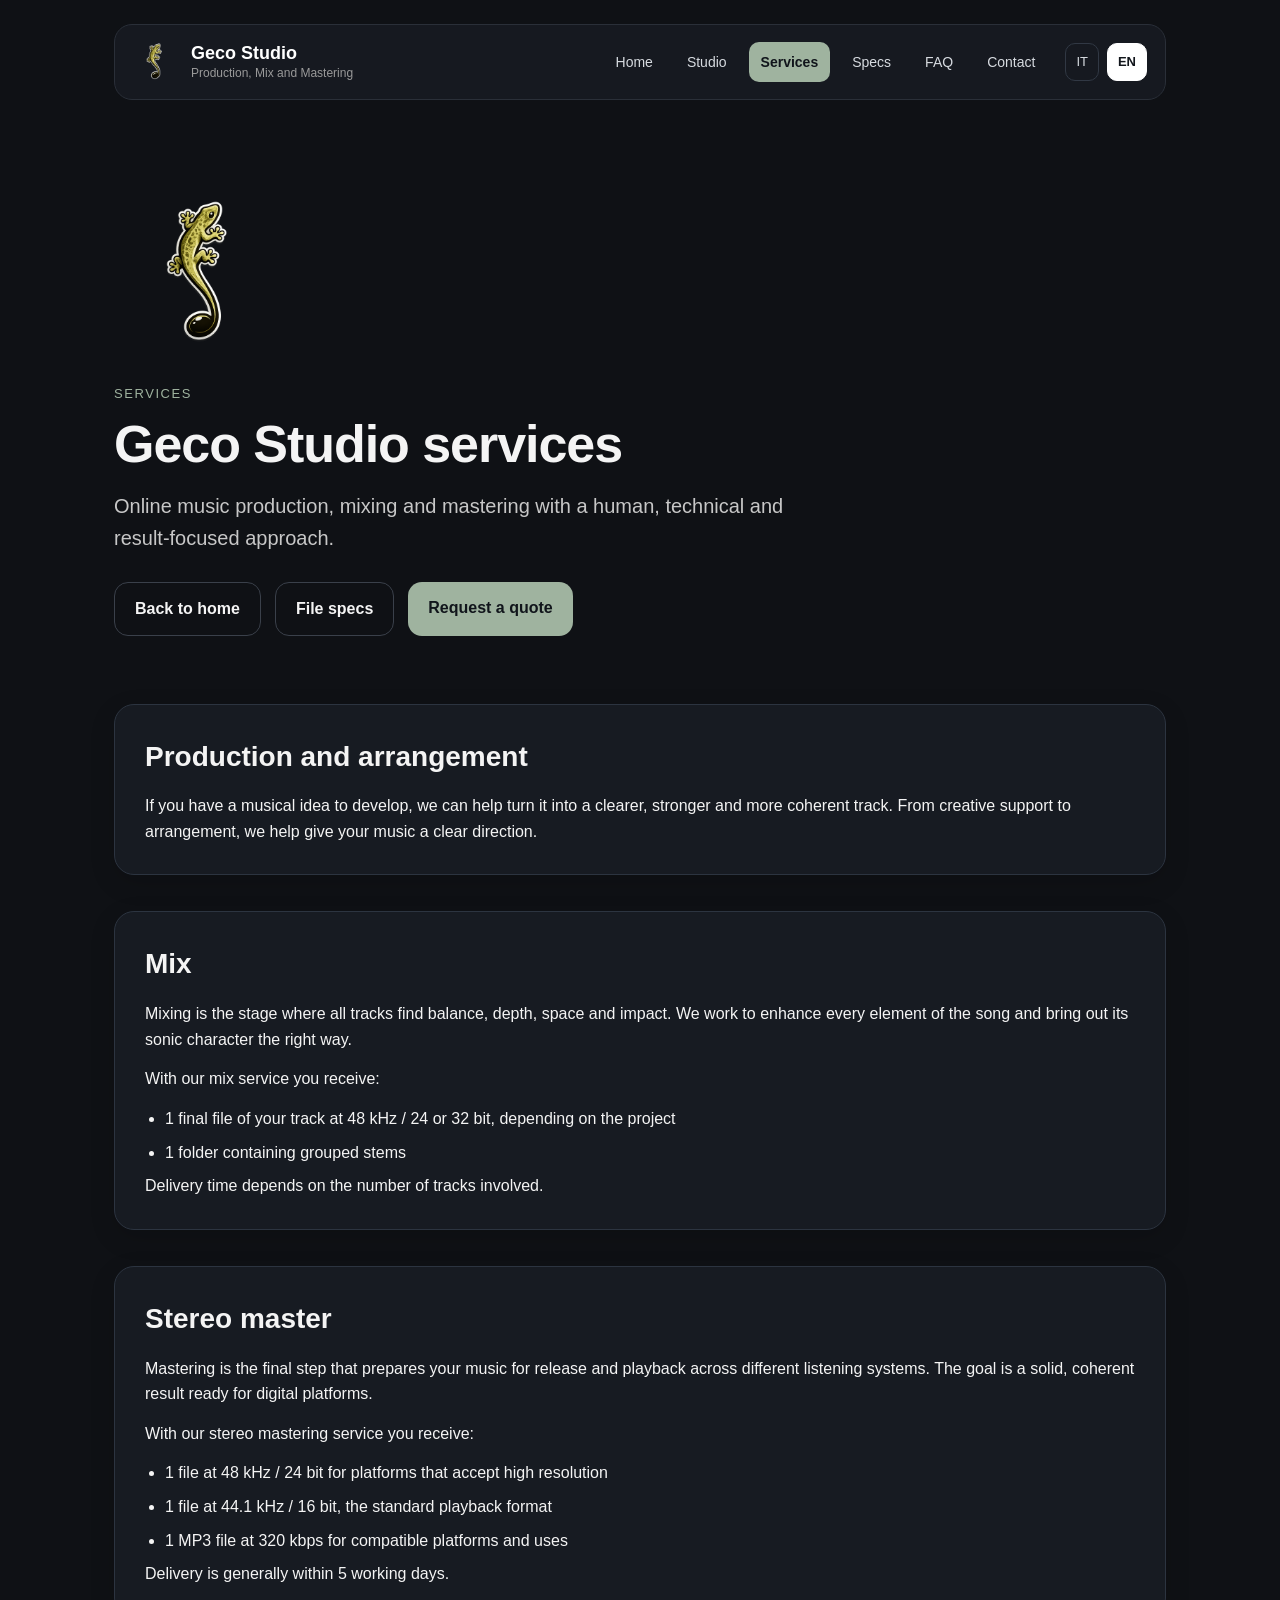
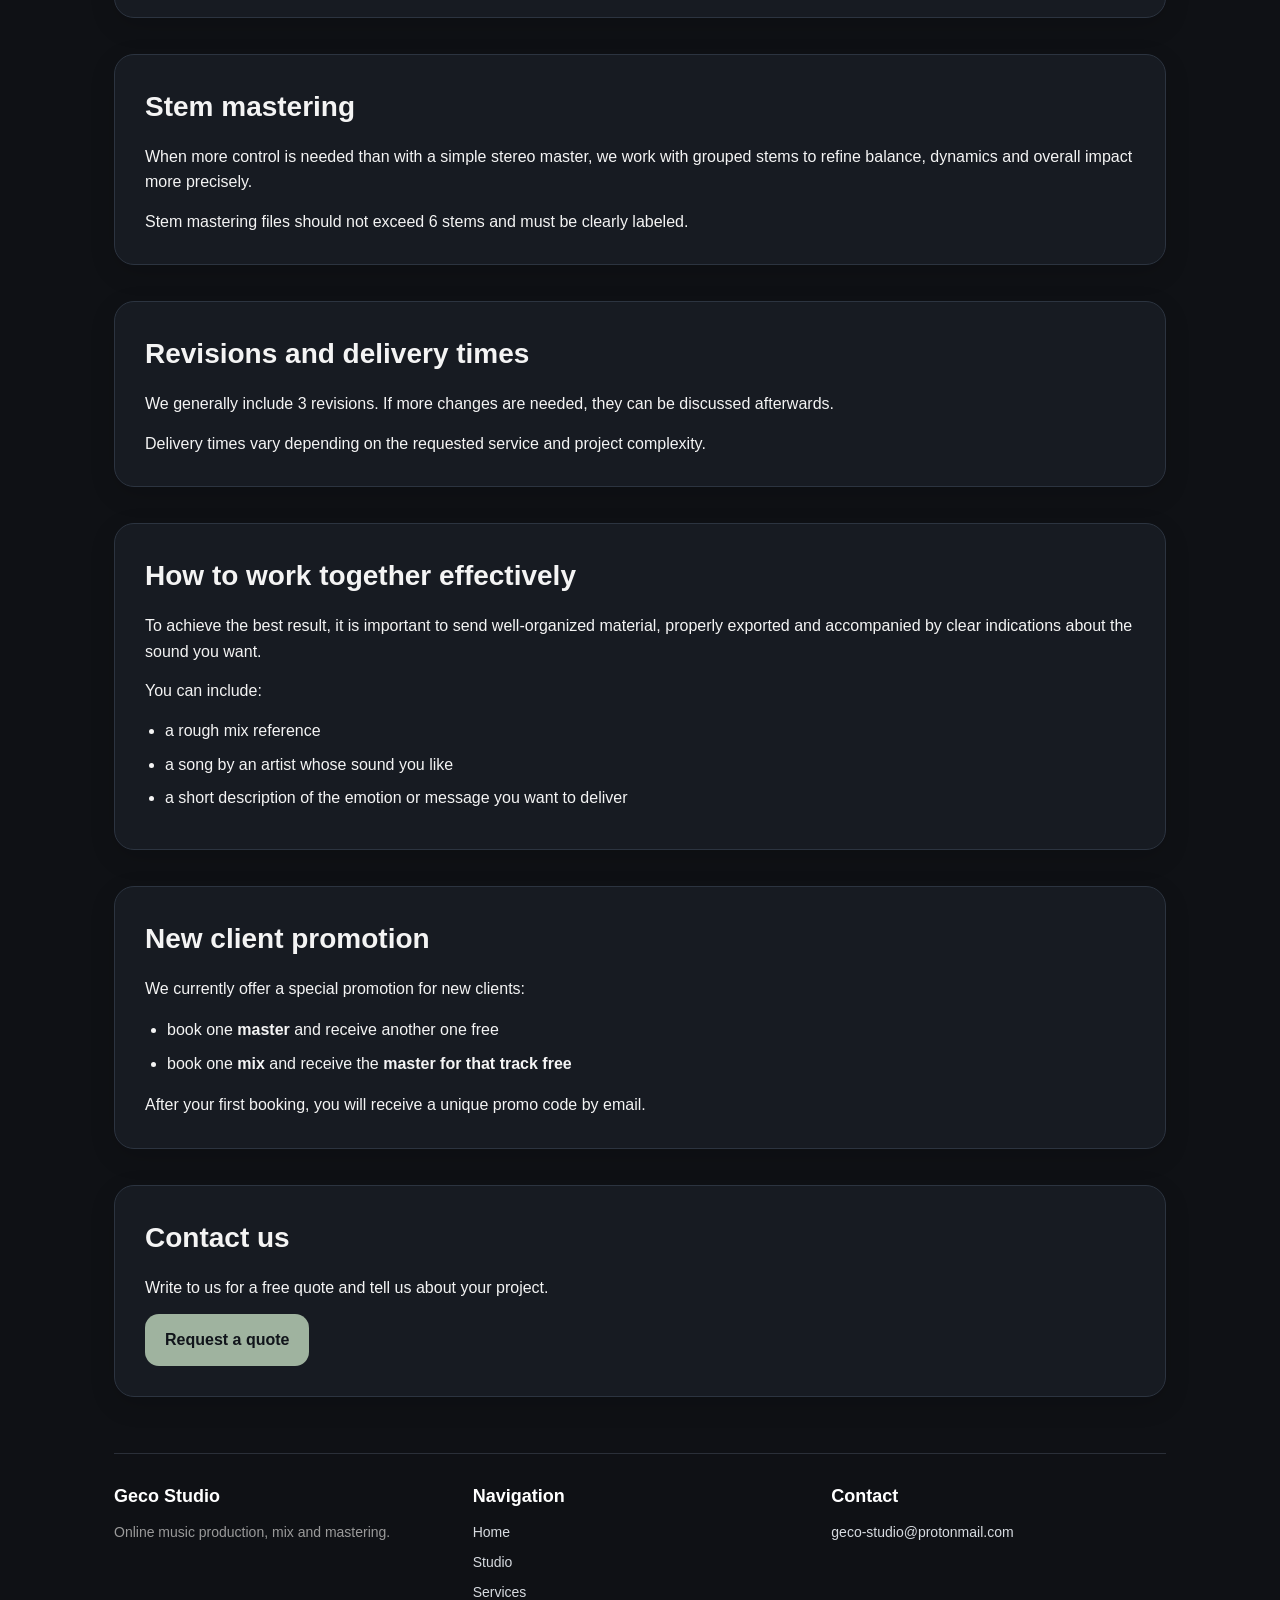
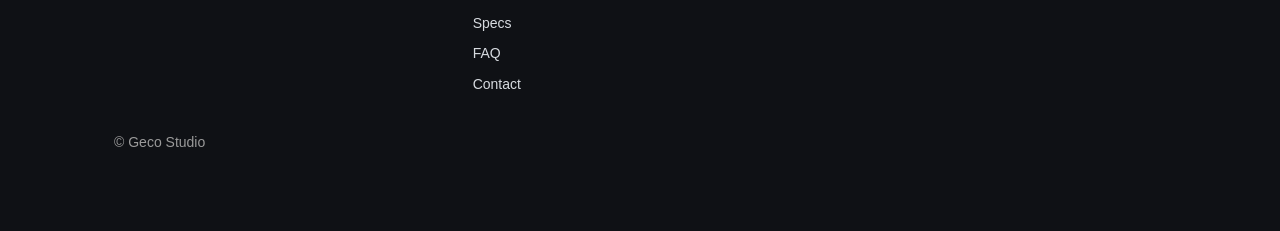
<file: services-en.html>
<!DOCTYPE html>
<html lang="en">
<head>
  <meta charset="UTF-8">
  <meta name="viewport" content="width=device-width, initial-scale=1.0">
  <title>Services | Geco Studio</title>
  <meta name="description" content="Music production, mix, stereo master and stem mastering services by Geco Studio.">
  <meta name="robots" content="index, follow">
  <link rel="stylesheet" href="style.css">
  <link rel="icon" type="image/png" href="images/favicon.png">
</head>
<body>
  <main class="wrap">
    <header class="site-header">
      <div class="topbar">
        <a href="index-en.html" class="brand">
          <img src="images/logo.png" alt="Geco Studio logo" class="brand-logo">
          <div class="brand-text">
            <span class="brand-title">Geco Studio</span>
            <span class="brand-subtitle">Production, Mix and Mastering</span>
          </div>
        </a>

        <div class="nav-area">
       <nav class="main-nav">
  <a href="index-en.html" class="nav-link">Home</a>
  <a href="studio-en.html" class="nav-link">Studio</a>
  <a href="services-en.html" class="nav-link active">Services</a>
  <a href="specs-en.html" class="nav-link">Specs</a>
  <a href="faq-en.html" class="nav-link">FAQ</a>
  <a href="contact-en.html" class="nav-link">Contact</a>
</nav>

          <div class="lang-switch">
            <a href="servizi.html" class="lang-link">IT</a>
            <a href="services-en.html" class="lang-link active">EN</a>
          </div>
        </div>
      </div>
    </header>

    <section class="hero">
      <img src="images/logo.png" alt="Geco Studio logo" class="logo">
      <p class="eyebrow">Services</p>
      <h1>Geco Studio services</h1>
      <p class="subtitle">
        Online music production, mixing and mastering with a human,
        technical and result-focused approach.
      </p>

      <div class="hero-buttons">
        <a href="index-en.html" class="button button-secondary">Back to home</a>
        <a href="specs-en.html" class="button button-secondary">File specs</a>
        <a href="index-en.html#contact" class="button button-primary">Request a quote</a>
      </div>
    </section>

    <section class="card">
      <h2>Production and arrangement</h2>
      <p>
        If you have a musical idea to develop, we can help turn it into a clearer,
        stronger and more coherent track. From creative support to arrangement,
        we help give your music a clear direction.
      </p>
    </section>

    <section class="card">
      <h2>Mix</h2>
      <p>
        Mixing is the stage where all tracks find balance, depth, space and impact.
        We work to enhance every element of the song and bring out its sonic character the right way.
      </p>
      <p>With our mix service you receive:</p>
      <ul class="contact-list">
        <li>1 final file of your track at 48 kHz / 24 or 32 bit, depending on the project</li>
        <li>1 folder containing grouped stems</li>
      </ul>
      <p>Delivery time depends on the number of tracks involved.</p>
    </section>

    <section class="card">
      <h2>Stereo master</h2>
      <p>
        Mastering is the final step that prepares your music for release
        and playback across different listening systems. The goal is a solid,
        coherent result ready for digital platforms.
      </p>
      <p>With our stereo mastering service you receive:</p>
      <ul class="contact-list">
        <li>1 file at 48 kHz / 24 bit for platforms that accept high resolution</li>
        <li>1 file at 44.1 kHz / 16 bit, the standard playback format</li>
        <li>1 MP3 file at 320 kbps for compatible platforms and uses</li>
      </ul>
      <p>Delivery is generally within 5 working days.</p>
    </section>

    <section class="card">
      <h2>Stem mastering</h2>
      <p>
        When more control is needed than with a simple stereo master,
        we work with grouped stems to refine balance, dynamics and overall impact more precisely.
      </p>
      <p>
        Stem mastering files should not exceed 6 stems and must be clearly labeled.
      </p>
    </section>

    <section class="card">
      <h2>Revisions and delivery times</h2>
      <p>
        We generally include 3 revisions.
        If more changes are needed, they can be discussed afterwards.
      </p>
      <p>
        Delivery times vary depending on the requested service and project complexity.
      </p>
    </section>

    <section class="card">
      <h2>How to work together effectively</h2>
      <p>
        To achieve the best result, it is important to send well-organized material,
        properly exported and accompanied by clear indications about the sound you want.
      </p>
      <p>You can include:</p>
      <ul class="contact-list">
        <li>a rough mix reference</li>
        <li>a song by an artist whose sound you like</li>
        <li>a short description of the emotion or message you want to deliver</li>
      </ul>
    </section>

    <section class="card promo">
      <h2>New client promotion</h2>
      <p>We currently offer a special promotion for new clients:</p>
      <ul class="contact-list">
        <li>book one <strong>master</strong> and receive another one free</li>
        <li>book one <strong>mix</strong> and receive the <strong>master for that track free</strong></li>
      </ul>
      <p>After your first booking, you will receive a unique promo code by email.</p>
    </section>

    <section class="card" id="contact">
      <h2>Contact us</h2>
      <p>Write to us for a free quote and tell us about your project.</p>
      <a href="mailto:geco-studio@protonmail.com?subject=Quote%20request%20-%20Geco%20Studio" class="button button-primary">
        Request a quote
      </a>
    </section>

   <footer class="footer footer-extended">
  <div class="footer-grid">
    <div>
      <h3>Geco Studio</h3>
      <p>Online music production, mix and mastering.</p>
    </div>

    <div>
      <h3>Navigation</h3>
      <p><a href="index-en.html">Home</a></p>
      <p><a href="studio-en.html">Studio</a></p>
      <p><a href="services-en.html">Services</a></p>
      <p><a href="specs-en.html">Specs</a></p>
      <p><a href="faq-en.html">FAQ</a></p>
      <p><a href="contact-en.html">Contact</a></p>
    </div>

    <div>
      <h3>Contact</h3>
      <p><a href="mailto:geco-studio@protonmail.com">geco-studio@protonmail.com</a></p>
    </div>
  </div>

  <p class="footer-copy">© Geco Studio</p>
</footer>
  </main>
</body>
</html>
</file>
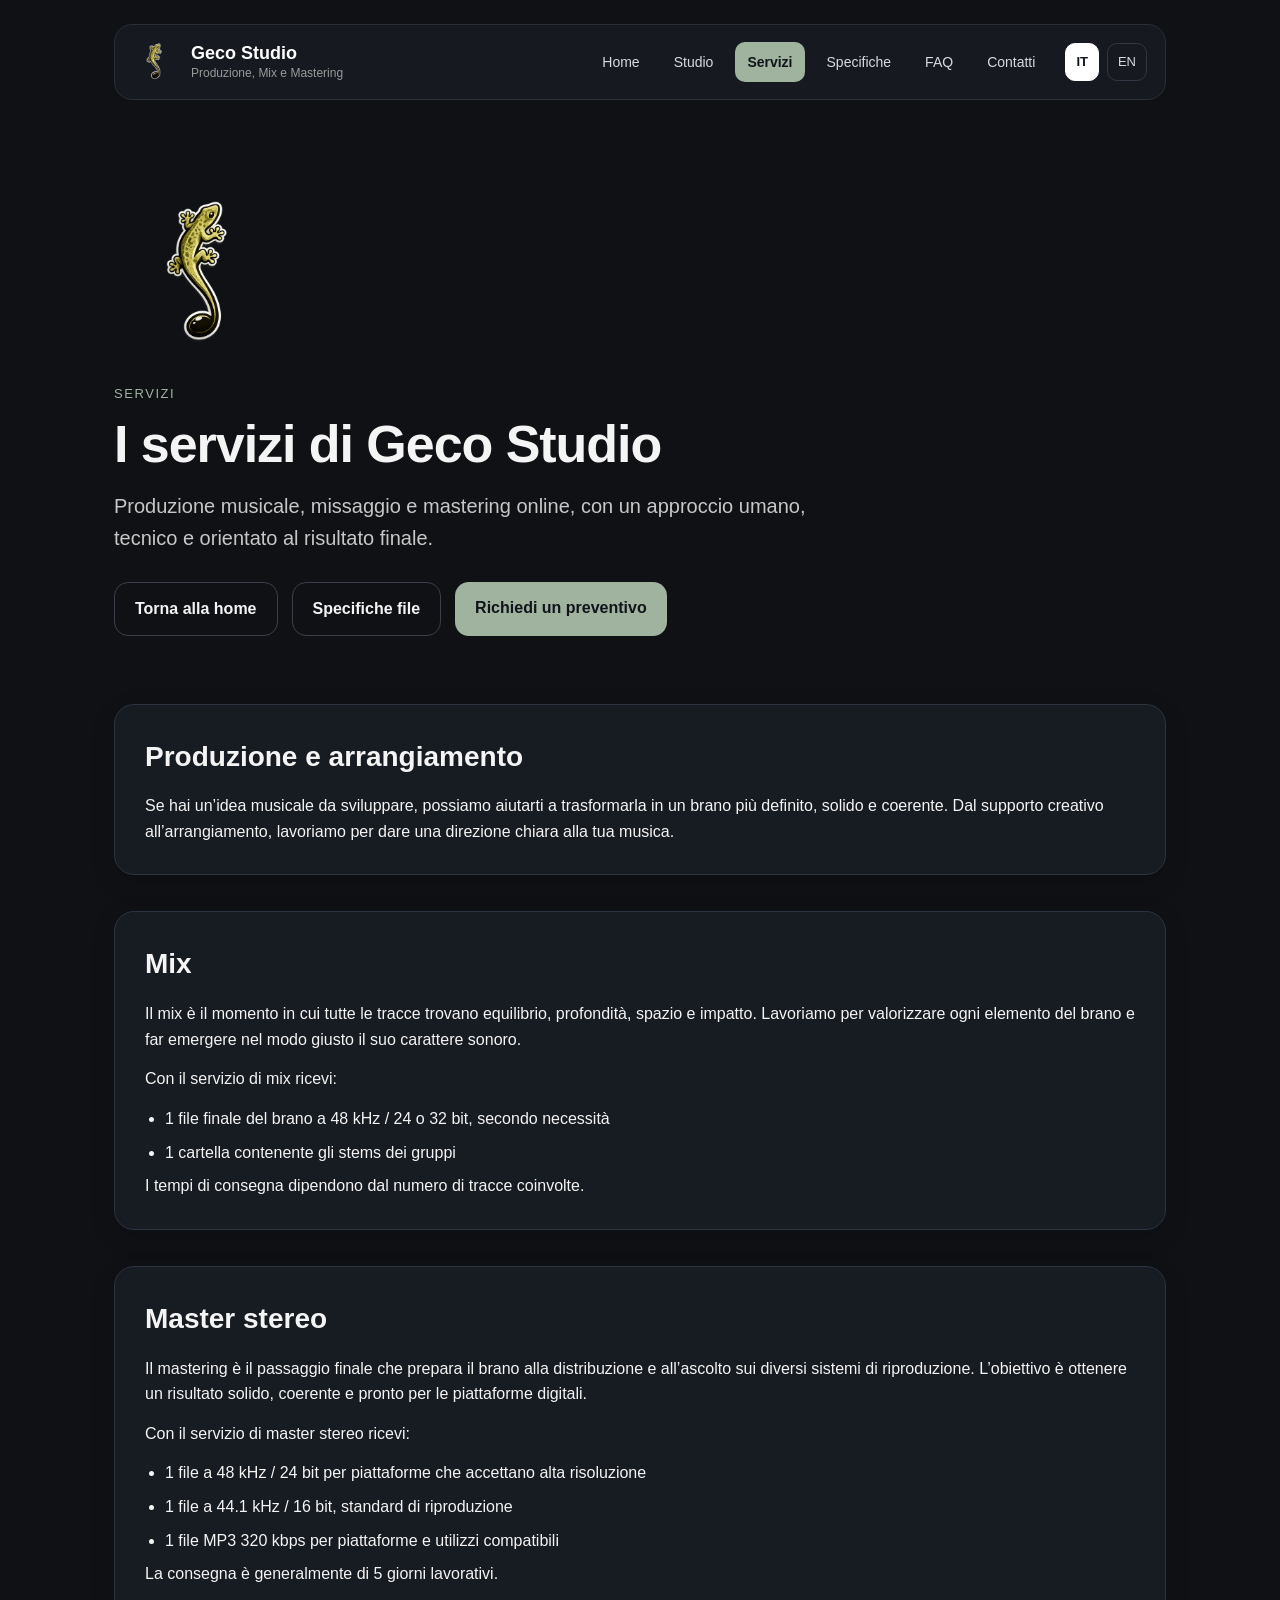
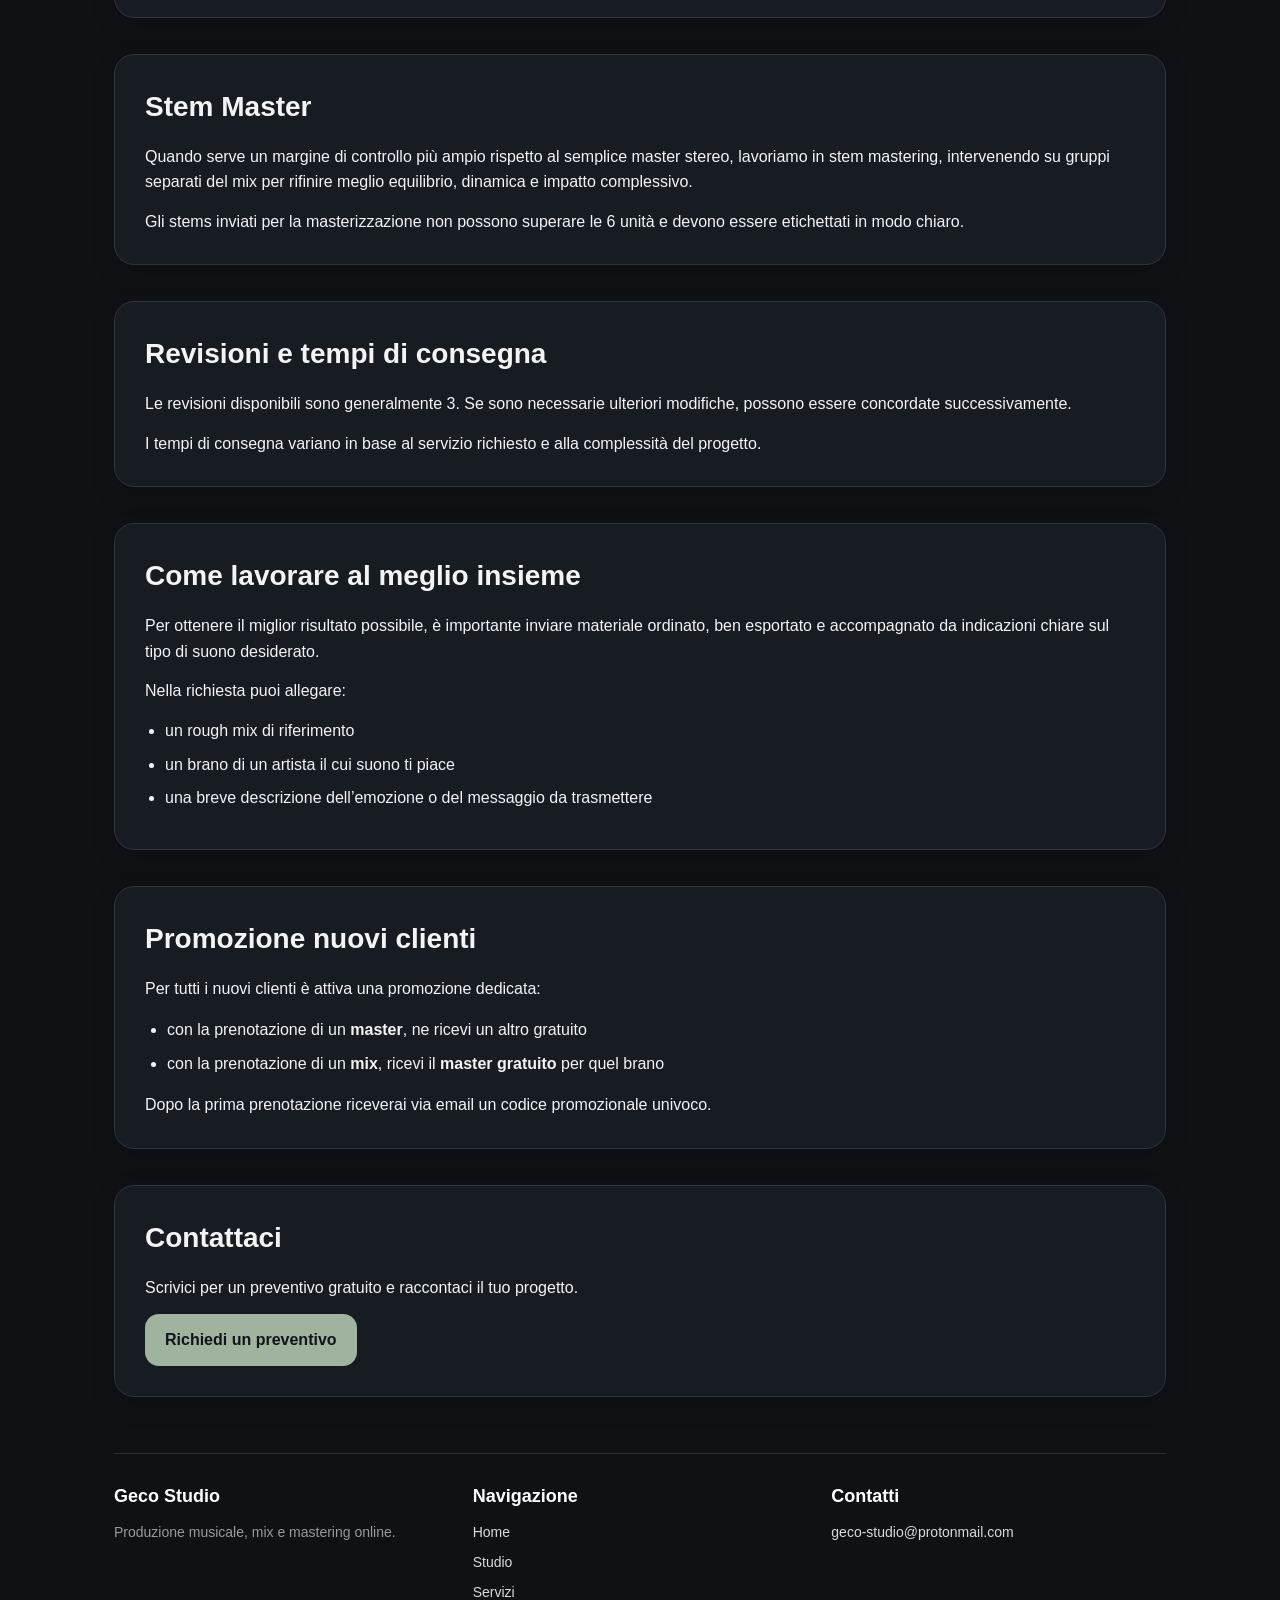
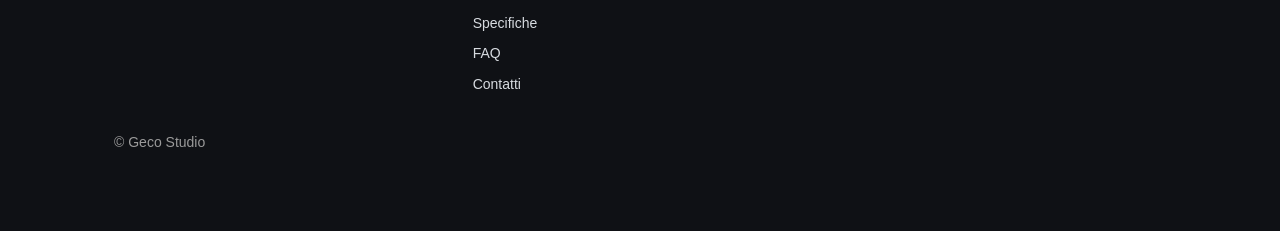
<file: servizi.html>
<!DOCTYPE html>
<html lang="it">
<head>
  <meta charset="UTF-8">
  <meta name="viewport" content="width=device-width, initial-scale=1.0">
  <title>Servizi | Geco Studio</title>
  <meta name="description" content="Servizi di produzione musicale, mix, master stereo e stem mastering di Geco Studio.">
  <meta name="robots" content="index, follow">
  <link rel="stylesheet" href="style.css">
  <link rel="icon" type="image/png" href="images/favicon.png">
</head>
<body>
  <main class="wrap">
    <header class="site-header">
      <div class="topbar">
        <a href="index.html" class="brand">
          <img src="images/logo.png" alt="Logo Geco Studio" class="brand-logo">
          <div class="brand-text">
            <span class="brand-title">Geco Studio</span>
            <span class="brand-subtitle">Produzione, Mix e Mastering</span>
          </div>
        </a>

        <div class="nav-area">
       <nav class="main-nav">
  <a href="index.html" class="nav-link">Home</a>
  <a href="studio.html" class="nav-link">Studio</a>
  <a href="servizi.html" class="nav-link active">Servizi</a>
  <a href="specifiche.html" class="nav-link">Specifiche</a>
  <a href="faq.html" class="nav-link">FAQ</a>
  <a href="contatti.html" class="nav-link">Contatti</a>
</nav>

          <div class="lang-switch">
            <a href="servizi.html" class="lang-link active">IT</a>
            <a href="services-en.html" class="lang-link">EN</a>
          </div>
        </div>
      </div>
    </header>

    <section class="hero">
      <img src="images/logo.png" alt="Logo Geco Studio" class="logo">
      <p class="eyebrow">Servizi</p>
      <h1>I servizi di Geco Studio</h1>
      <p class="subtitle">
        Produzione musicale, missaggio e mastering online, con un approccio umano,
        tecnico e orientato al risultato finale.
      </p>

      <div class="hero-buttons">
        <a href="index.html" class="button button-secondary">Torna alla home</a>
        <a href="specifiche.html" class="button button-secondary">Specifiche file</a>
        <a href="index.html#contatti" class="button button-primary">Richiedi un preventivo</a>
      </div>
    </section>

    <section class="card">
      <h2>Produzione e arrangiamento</h2>
      <p>
        Se hai un’idea musicale da sviluppare, possiamo aiutarti a trasformarla in un brano
        più definito, solido e coerente. Dal supporto creativo all’arrangiamento,
        lavoriamo per dare una direzione chiara alla tua musica.
      </p>
    </section>

    <section class="card">
      <h2>Mix</h2>
      <p>
        Il mix è il momento in cui tutte le tracce trovano equilibrio, profondità, spazio e impatto.
        Lavoriamo per valorizzare ogni elemento del brano e far emergere nel modo giusto
        il suo carattere sonoro.
      </p>
      <p>Con il servizio di mix ricevi:</p>
      <ul class="contact-list">
        <li>1 file finale del brano a 48 kHz / 24 o 32 bit, secondo necessità</li>
        <li>1 cartella contenente gli stems dei gruppi</li>
      </ul>
      <p>I tempi di consegna dipendono dal numero di tracce coinvolte.</p>
    </section>

    <section class="card">
      <h2>Master stereo</h2>
      <p>
        Il mastering è il passaggio finale che prepara il brano alla distribuzione
        e all’ascolto sui diversi sistemi di riproduzione. L’obiettivo è ottenere
        un risultato solido, coerente e pronto per le piattaforme digitali.
      </p>
      <p>Con il servizio di master stereo ricevi:</p>
      <ul class="contact-list">
        <li>1 file a 48 kHz / 24 bit per piattaforme che accettano alta risoluzione</li>
        <li>1 file a 44.1 kHz / 16 bit, standard di riproduzione</li>
        <li>1 file MP3 320 kbps per piattaforme e utilizzi compatibili</li>
      </ul>
      <p>La consegna è generalmente di 5 giorni lavorativi.</p>
    </section>

    <section class="card">
      <h2>Stem Master</h2>
      <p>
        Quando serve un margine di controllo più ampio rispetto al semplice master stereo,
        lavoriamo in stem mastering, intervenendo su gruppi separati del mix
        per rifinire meglio equilibrio, dinamica e impatto complessivo.
      </p>
      <p>
        Gli stems inviati per la masterizzazione non possono superare le 6 unità
        e devono essere etichettati in modo chiaro.
      </p>
    </section>

    <section class="card">
      <h2>Revisioni e tempi di consegna</h2>
      <p>
        Le revisioni disponibili sono generalmente 3.
        Se sono necessarie ulteriori modifiche, possono essere concordate successivamente.
      </p>
      <p>
        I tempi di consegna variano in base al servizio richiesto e alla complessità del progetto.
      </p>
    </section>

    <section class="card">
      <h2>Come lavorare al meglio insieme</h2>
      <p>
        Per ottenere il miglior risultato possibile, è importante inviare materiale ordinato,
        ben esportato e accompagnato da indicazioni chiare sul tipo di suono desiderato.
      </p>
      <p>Nella richiesta puoi allegare:</p>
      <ul class="contact-list">
        <li>un rough mix di riferimento</li>
        <li>un brano di un artista il cui suono ti piace</li>
        <li>una breve descrizione dell’emozione o del messaggio da trasmettere</li>
      </ul>
    </section>

    <section class="card promo">
      <h2>Promozione nuovi clienti</h2>
      <p>Per tutti i nuovi clienti è attiva una promozione dedicata:</p>
      <ul class="contact-list">
        <li>con la prenotazione di un <strong>master</strong>, ne ricevi un altro gratuito</li>
        <li>con la prenotazione di un <strong>mix</strong>, ricevi il <strong>master gratuito</strong> per quel brano</li>
      </ul>
      <p>Dopo la prima prenotazione riceverai via email un codice promozionale univoco.</p>
    </section>

    <section class="card" id="contatti">
      <h2>Contattaci</h2>
      <p>Scrivici per un preventivo gratuito e raccontaci il tuo progetto.</p>
      <a href="mailto:geco-studio@protonmail.com?subject=Richiesta%20preventivo%20-%20Geco%20Studio" class="button button-primary">
        Richiedi un preventivo
      </a>
    </section>

   <footer class="footer footer-extended">
  <div class="footer-grid">
    <div>
      <h3>Geco Studio</h3>
      <p>Produzione musicale, mix e mastering online.</p>
    </div>

    <div>
      <h3>Navigazione</h3>
      <p><a href="index.html">Home</a></p>
      <p><a href="studio.html">Studio</a></p>
      <p><a href="servizi.html">Servizi</a></p>
      <p><a href="specifiche.html">Specifiche</a></p>
      <p><a href="faq.html">FAQ</a></p>
      <p><a href="contatti.html">Contatti</a></p>
    </div>

    <div>
      <h3>Contatti</h3>
      <p><a href="mailto:geco-studio@protonmail.com">geco-studio@protonmail.com</a></p>
    </div>
  </div>

  <p class="footer-copy">© Geco Studio</p>
</footer>
  </main>
</body>
</html>
</file>
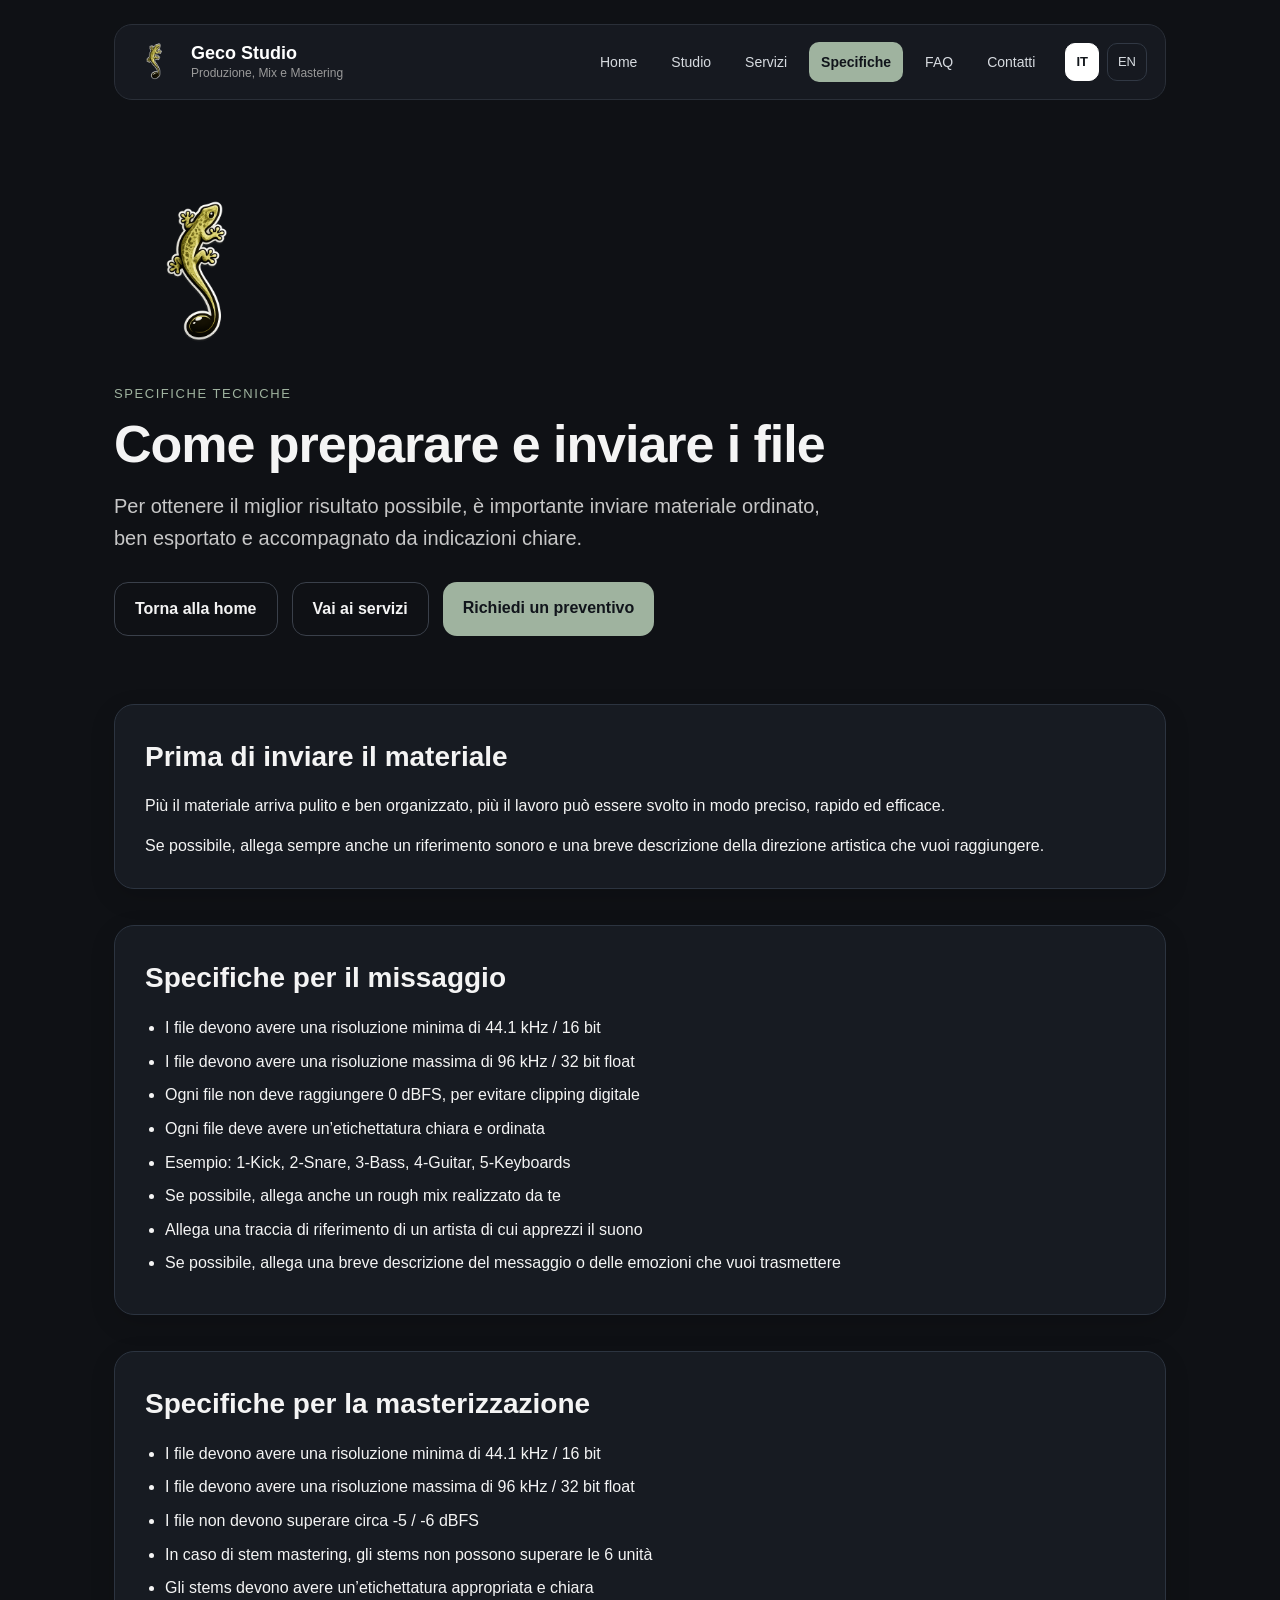
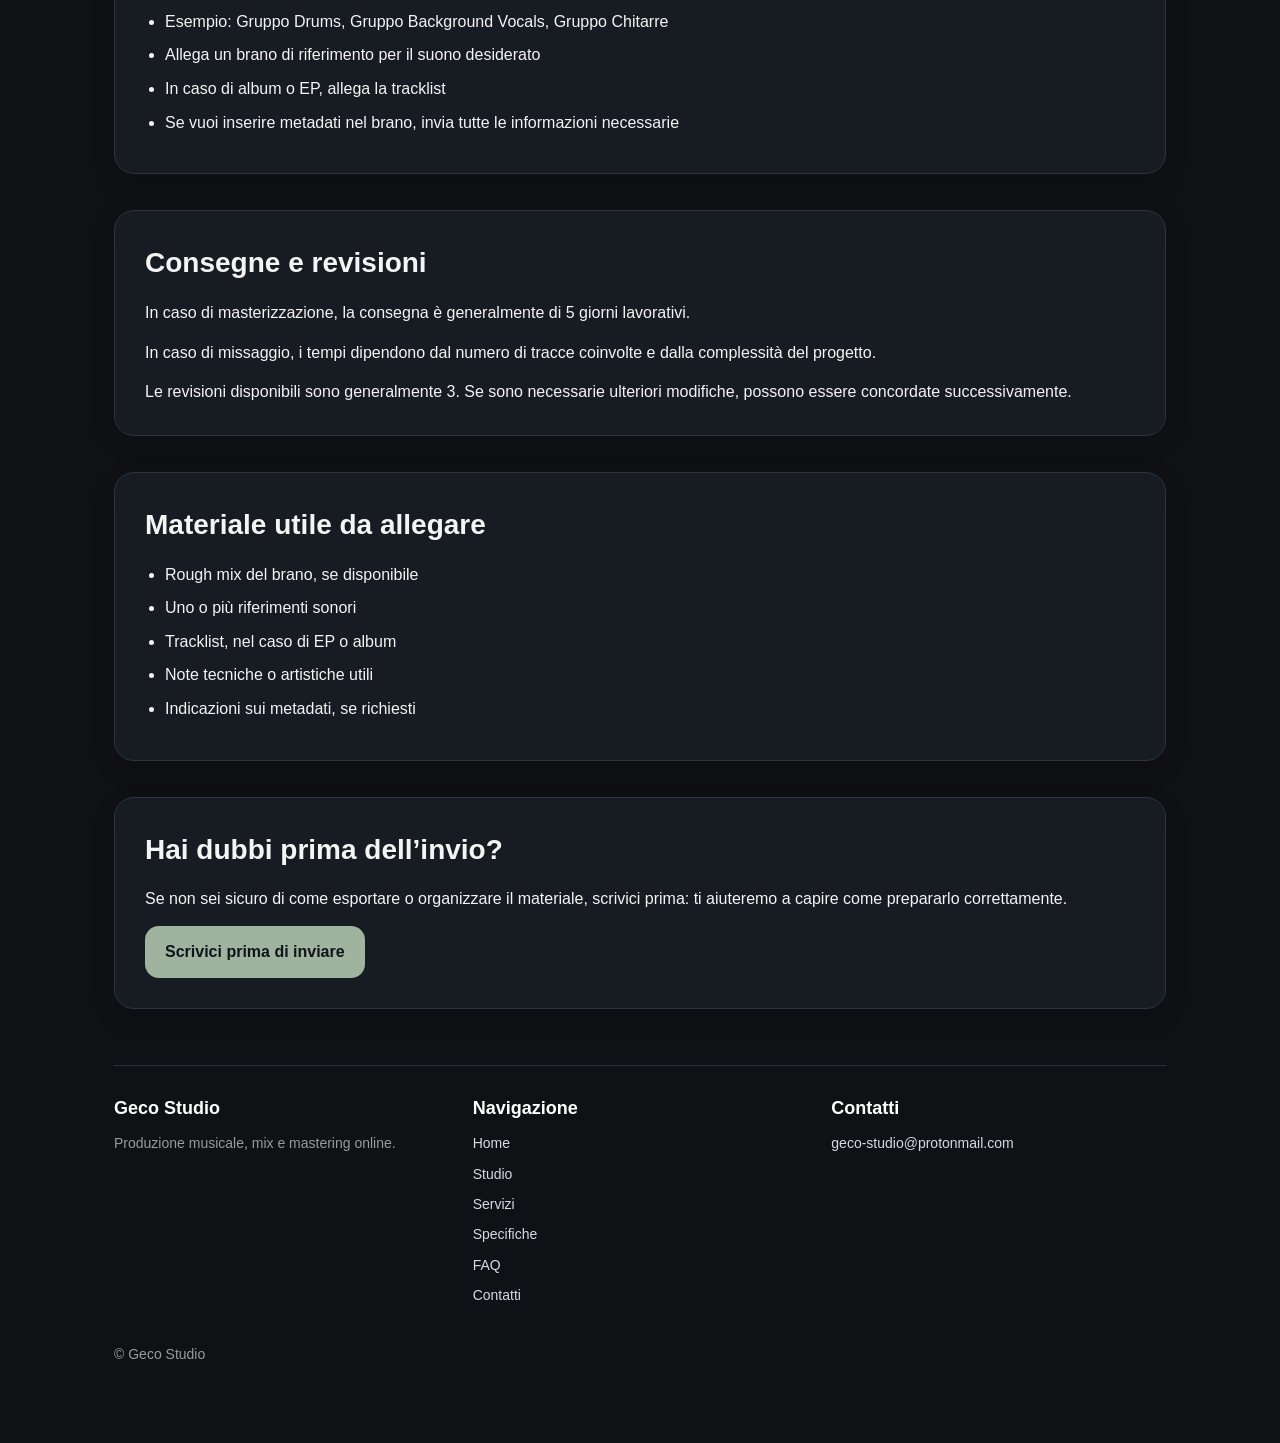
<file: specifiche.html>
<!DOCTYPE html>
<html lang="it">
<head>
  <meta charset="UTF-8">
  <meta name="viewport" content="width=device-width, initial-scale=1.0">
  <title>Specifiche File | Geco Studio</title>
  <meta name="description" content="Specifiche tecniche per l'invio dei file audio a Geco Studio per mix e mastering.">
  <meta name="robots" content="index, follow">
  <link rel="stylesheet" href="style.css">
  <link rel="icon" type="image/png" href="images/favicon.png">
</head>
<body>
  <main class="wrap">
    <header class="site-header">
      <div class="topbar">
        <a href="index.html" class="brand">
          <img src="images/logo.png" alt="Logo Geco Studio" class="brand-logo">
          <div class="brand-text">
            <span class="brand-title">Geco Studio</span>
            <span class="brand-subtitle">Produzione, Mix e Mastering</span>
          </div>
        </a>

        <div class="nav-area">
         <nav class="main-nav">
  <a href="index.html" class="nav-link">Home</a>
  <a href="studio.html" class="nav-link">Studio</a>
  <a href="servizi.html" class="nav-link">Servizi</a>
  <a href="specifiche.html" class="nav-link active">Specifiche</a>
  <a href="faq.html" class="nav-link">FAQ</a>
  <a href="contatti.html" class="nav-link">Contatti</a>
</nav>

          <div class="lang-switch">
            <a href="specifiche.html" class="lang-link active">IT</a>
            <a href="specs-en.html" class="lang-link">EN</a>
          </div>
        </div>
      </div>
    </header>

    <section class="hero">
      <img src="images/logo.png" alt="Logo Geco Studio" class="logo">
      <p class="eyebrow">Specifiche tecniche</p>
      <h1>Come preparare e inviare i file</h1>
      <p class="subtitle">
        Per ottenere il miglior risultato possibile, è importante inviare materiale ordinato,
        ben esportato e accompagnato da indicazioni chiare.
      </p>

      <div class="hero-buttons">
        <a href="index.html" class="button button-secondary">Torna alla home</a>
        <a href="servizi.html" class="button button-secondary">Vai ai servizi</a>
        <a href="index.html#contatti" class="button button-primary">Richiedi un preventivo</a>
      </div>
    </section>

    <section class="card">
      <h2>Prima di inviare il materiale</h2>
      <p>
        Più il materiale arriva pulito e ben organizzato, più il lavoro può essere svolto
        in modo preciso, rapido ed efficace.
      </p>
      <p>
        Se possibile, allega sempre anche un riferimento sonoro e una breve descrizione
        della direzione artistica che vuoi raggiungere.
      </p>
    </section>

    <section class="card">
      <h2>Specifiche per il missaggio</h2>
      <ul class="contact-list">
        <li>I file devono avere una risoluzione minima di 44.1 kHz / 16 bit</li>
        <li>I file devono avere una risoluzione massima di 96 kHz / 32 bit float</li>
        <li>Ogni file non deve raggiungere 0 dBFS, per evitare clipping digitale</li>
        <li>Ogni file deve avere un’etichettatura chiara e ordinata</li>
        <li>Esempio: 1-Kick, 2-Snare, 3-Bass, 4-Guitar, 5-Keyboards</li>
        <li>Se possibile, allega anche un rough mix realizzato da te</li>
        <li>Allega una traccia di riferimento di un artista di cui apprezzi il suono</li>
        <li>Se possibile, allega una breve descrizione del messaggio o delle emozioni che vuoi trasmettere</li>
      </ul>
    </section>

    <section class="card">
      <h2>Specifiche per la masterizzazione</h2>
      <ul class="contact-list">
        <li>I file devono avere una risoluzione minima di 44.1 kHz / 16 bit</li>
        <li>I file devono avere una risoluzione massima di 96 kHz / 32 bit float</li>
        <li>I file non devono superare circa -5 / -6 dBFS</li>
        <li>In caso di stem mastering, gli stems non possono superare le 6 unità</li>
        <li>Gli stems devono avere un’etichettatura appropriata e chiara</li>
        <li>Esempio: Gruppo Drums, Gruppo Background Vocals, Gruppo Chitarre</li>
        <li>Allega un brano di riferimento per il suono desiderato</li>
        <li>In caso di album o EP, allega la tracklist</li>
        <li>Se vuoi inserire metadati nel brano, invia tutte le informazioni necessarie</li>
      </ul>
    </section>

    <section class="card">
      <h2>Consegne e revisioni</h2>
      <p>In caso di masterizzazione, la consegna è generalmente di 5 giorni lavorativi.</p>
      <p>
        In caso di missaggio, i tempi dipendono dal numero di tracce coinvolte e dalla complessità del progetto.
      </p>
      <p>
        Le revisioni disponibili sono generalmente 3. Se sono necessarie ulteriori modifiche,
        possono essere concordate successivamente.
      </p>
    </section>

    <section class="card">
      <h2>Materiale utile da allegare</h2>
      <ul class="contact-list">
        <li>Rough mix del brano, se disponibile</li>
        <li>Uno o più riferimenti sonori</li>
        <li>Tracklist, nel caso di EP o album</li>
        <li>Note tecniche o artistiche utili</li>
        <li>Indicazioni sui metadati, se richiesti</li>
      </ul>
    </section>

    <section class="card" id="contatti">
      <h2>Hai dubbi prima dell’invio?</h2>
      <p>
        Se non sei sicuro di come esportare o organizzare il materiale, scrivici prima:
        ti aiuteremo a capire come prepararlo correttamente.
      </p>
      <a href="mailto:geco-studio@protonmail.com?subject=Informazioni%20invio%20file%20-%20Geco%20Studio" class="button button-primary">
        Scrivici prima di inviare
      </a>
    </section>

   <footer class="footer footer-extended">
  <div class="footer-grid">
    <div>
      <h3>Geco Studio</h3>
      <p>Produzione musicale, mix e mastering online.</p>
    </div>

    <div>
      <h3>Navigazione</h3>
      <p><a href="index.html">Home</a></p>
      <p><a href="studio.html">Studio</a></p>
      <p><a href="servizi.html">Servizi</a></p>
      <p><a href="specifiche.html">Specifiche</a></p>
      <p><a href="faq.html">FAQ</a></p>
      <p><a href="contatti.html">Contatti</a></p>
    </div>

    <div>
      <h3>Contatti</h3>
      <p><a href="mailto:geco-studio@protonmail.com">geco-studio@protonmail.com</a></p>
    </div>
  </div>

  <p class="footer-copy">© Geco Studio</p>
</footer>
  </main>
</body>
</html>
</file>
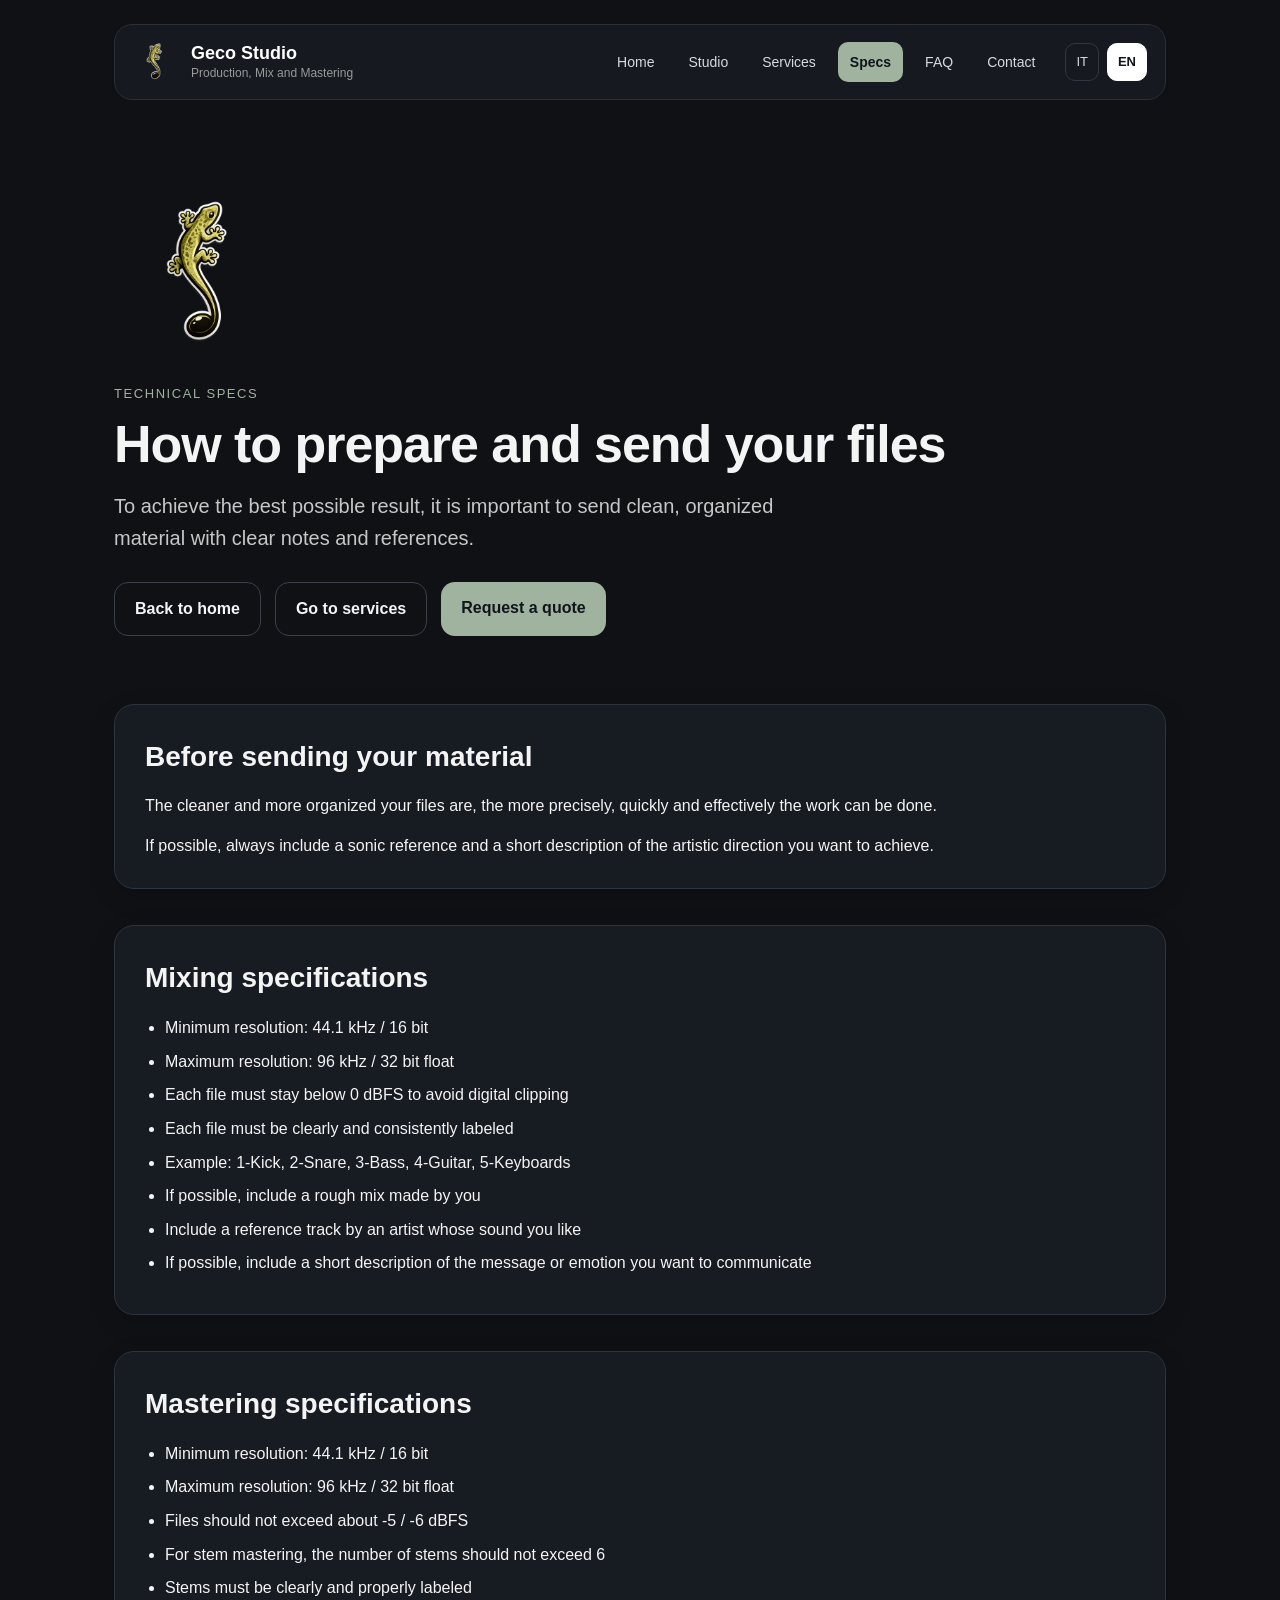
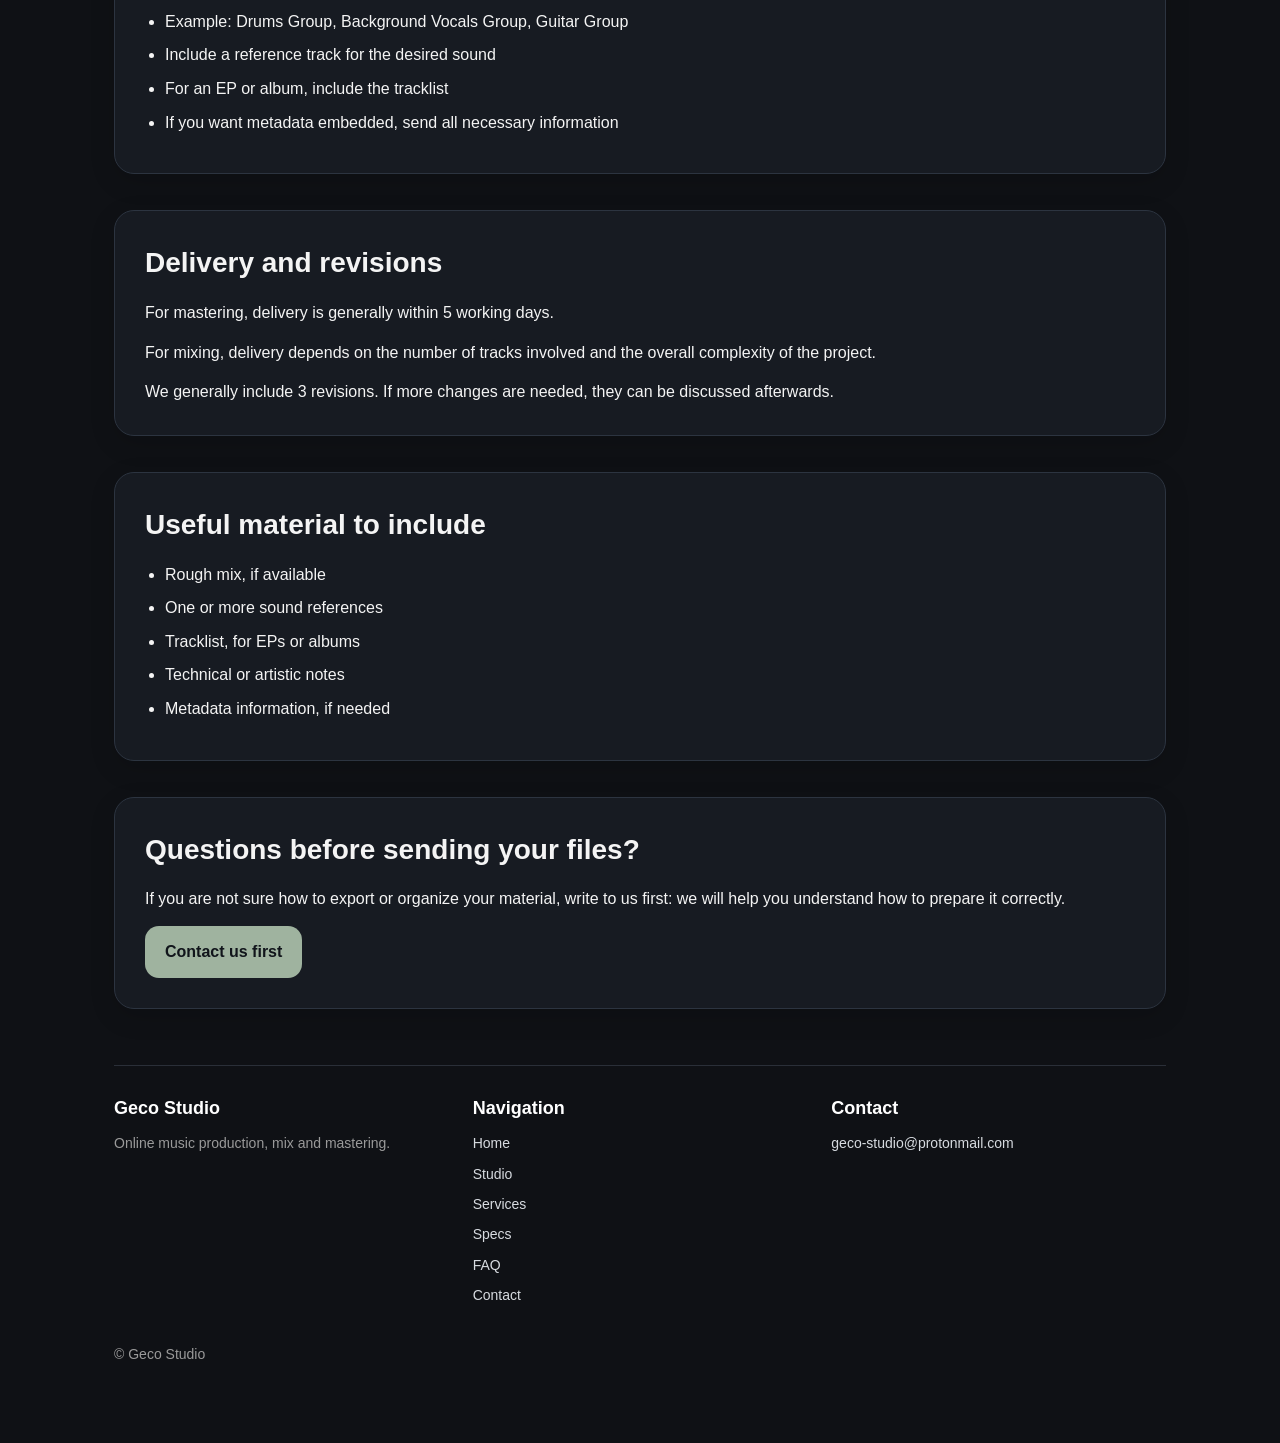
<file: specs-en.html>
<!DOCTYPE html>
<html lang="en">
<head>
  <meta charset="UTF-8">
  <meta name="viewport" content="width=device-width, initial-scale=1.0">
  <title>File Specs | Geco Studio</title>
  <meta name="description" content="Technical file delivery specifications for mixing and mastering at Geco Studio.">
  <meta name="robots" content="index, follow">
  <link rel="stylesheet" href="style.css">
  <link rel="icon" type="image/png" href="images/favicon.png">
</head>
<body>
  <main class="wrap">
    <header class="site-header">
      <div class="topbar">
        <a href="index-en.html" class="brand">
          <img src="images/logo.png" alt="Geco Studio logo" class="brand-logo">
          <div class="brand-text">
            <span class="brand-title">Geco Studio</span>
            <span class="brand-subtitle">Production, Mix and Mastering</span>
          </div>
        </a>

        <div class="nav-area">
     <nav class="main-nav">
  <a href="index-en.html" class="nav-link">Home</a>
  <a href="studio-en.html" class="nav-link">Studio</a>
  <a href="services-en.html" class="nav-link">Services</a>
  <a href="specs-en.html" class="nav-link active">Specs</a>
  <a href="faq-en.html" class="nav-link">FAQ</a>
  <a href="contact-en.html" class="nav-link">Contact</a>
</nav>

          <div class="lang-switch">
            <a href="specifiche.html" class="lang-link">IT</a>
            <a href="specs-en.html" class="lang-link active">EN</a>
          </div>
        </div>
      </div>
    </header>

    <section class="hero">
      <img src="images/logo.png" alt="Geco Studio logo" class="logo">
      <p class="eyebrow">Technical specs</p>
      <h1>How to prepare and send your files</h1>
      <p class="subtitle">
        To achieve the best possible result, it is important to send clean, organized material
        with clear notes and references.
      </p>

      <div class="hero-buttons">
        <a href="index-en.html" class="button button-secondary">Back to home</a>
        <a href="services-en.html" class="button button-secondary">Go to services</a>
        <a href="index-en.html#contact" class="button button-primary">Request a quote</a>
      </div>
    </section>

    <section class="card">
      <h2>Before sending your material</h2>
      <p>
        The cleaner and more organized your files are, the more precisely,
        quickly and effectively the work can be done.
      </p>
      <p>
        If possible, always include a sonic reference and a short description
        of the artistic direction you want to achieve.
      </p>
    </section>

    <section class="card">
      <h2>Mixing specifications</h2>
      <ul class="contact-list">
        <li>Minimum resolution: 44.1 kHz / 16 bit</li>
        <li>Maximum resolution: 96 kHz / 32 bit float</li>
        <li>Each file must stay below 0 dBFS to avoid digital clipping</li>
        <li>Each file must be clearly and consistently labeled</li>
        <li>Example: 1-Kick, 2-Snare, 3-Bass, 4-Guitar, 5-Keyboards</li>
        <li>If possible, include a rough mix made by you</li>
        <li>Include a reference track by an artist whose sound you like</li>
        <li>If possible, include a short description of the message or emotion you want to communicate</li>
      </ul>
    </section>

    <section class="card">
      <h2>Mastering specifications</h2>
      <ul class="contact-list">
        <li>Minimum resolution: 44.1 kHz / 16 bit</li>
        <li>Maximum resolution: 96 kHz / 32 bit float</li>
        <li>Files should not exceed about -5 / -6 dBFS</li>
        <li>For stem mastering, the number of stems should not exceed 6</li>
        <li>Stems must be clearly and properly labeled</li>
        <li>Example: Drums Group, Background Vocals Group, Guitar Group</li>
        <li>Include a reference track for the desired sound</li>
        <li>For an EP or album, include the tracklist</li>
        <li>If you want metadata embedded, send all necessary information</li>
      </ul>
    </section>

    <section class="card">
      <h2>Delivery and revisions</h2>
      <p>For mastering, delivery is generally within 5 working days.</p>
      <p>
        For mixing, delivery depends on the number of tracks involved
        and the overall complexity of the project.
      </p>
      <p>
        We generally include 3 revisions. If more changes are needed,
        they can be discussed afterwards.
      </p>
    </section>

    <section class="card">
      <h2>Useful material to include</h2>
      <ul class="contact-list">
        <li>Rough mix, if available</li>
        <li>One or more sound references</li>
        <li>Tracklist, for EPs or albums</li>
        <li>Technical or artistic notes</li>
        <li>Metadata information, if needed</li>
      </ul>
    </section>

    <section class="card" id="contact">
      <h2>Questions before sending your files?</h2>
      <p>
        If you are not sure how to export or organize your material, write to us first:
        we will help you understand how to prepare it correctly.
      </p>
      <a href="mailto:geco-studio@protonmail.com?subject=File%20delivery%20info%20-%20Geco%20Studio" class="button button-primary">
        Contact us first
      </a>
    </section>

    <footer class="footer footer-extended">
  <div class="footer-grid">
    <div>
      <h3>Geco Studio</h3>
      <p>Online music production, mix and mastering.</p>
    </div>

    <div>
      <h3>Navigation</h3>
      <p><a href="index-en.html">Home</a></p>
      <p><a href="studio-en.html">Studio</a></p>
      <p><a href="services-en.html">Services</a></p>
      <p><a href="specs-en.html">Specs</a></p>
      <p><a href="faq-en.html">FAQ</a></p>
      <p><a href="contact-en.html">Contact</a></p>
    </div>

    <div>
      <h3>Contact</h3>
      <p><a href="mailto:geco-studio@protonmail.com">geco-studio@protonmail.com</a></p>
    </div>
  </div>

  <p class="footer-copy">© Geco Studio</p>
</footer>
  </main>
</body>
</html>
</file>
<file: style.css>
* {
  box-sizing: border-box;
}

html, body {
  margin: 0;
  padding: 0;
}

body {
  background: #0f1115;
  color: #f4f4f4;
  font-family: Arial, Helvetica, sans-serif;
  line-height: 1.6;
}

a {
  color: inherit;
  text-decoration: none;
}

.wrap {
  max-width: 1100px;
  margin: 0 auto;
  padding: 24px 24px 64px;
}

.site-header {
  position: sticky;
  top: 0;
  z-index: 20;
  margin-bottom: 28px;
  padding: 14px 18px;
  border: 1px solid #2a2f38;
  border-radius: 18px;
  background: rgba(23, 27, 34, 0.92);
  backdrop-filter: blur(10px);
}

.topbar {
  display: flex;
  align-items: center;
  justify-content: space-between;
  gap: 18px;
}

.brand {
  display: flex;
  align-items: center;
  gap: 12px;
  min-width: 0;
}

.brand-logo {
  width: 46px;
  height: auto;
  display: block;
  flex-shrink: 0;
}

.brand-text {
  display: flex;
  flex-direction: column;
  gap: 2px;
}

.brand-title {
  font-size: 18px;
  font-weight: bold;
  color: #ffffff;
  line-height: 1.1;
}

.brand-subtitle {
  font-size: 12px;
  color: #9a9a9a;
  line-height: 1.2;
}

.nav-area {
  display: flex;
  align-items: center;
  gap: 18px;
  flex-wrap: wrap;
  justify-content: flex-end;
}

.main-nav {
  display: flex;
  align-items: center;
  gap: 10px;
  flex-wrap: wrap;
}

.nav-link {
  display: inline-block;
  padding: 9px 12px;
  border-radius: 10px;
  color: #d7dbe0;
  font-size: 14px;
}

.nav-link:hover {
  background: #202632;
  color: #ffffff;
}

.nav-link.active {
  background: #9fb39f;
  color: #11151b;
  font-weight: bold;
}

.lang-switch {
  display: flex;
  align-items: center;
  gap: 8px;
}

.lang-link {
  display: inline-block;
  padding: 8px 10px;
  border-radius: 10px;
  border: 1px solid #313844;
  font-size: 13px;
  color: #d7dbe0;
}

.lang-link:hover {
  background: #202632;
  color: #ffffff;
}

.lang-link.active {
  background: #ffffff;
  color: #11151b;
  border-color: #ffffff;
  font-weight: bold;
}

.logo {
  display: block;
  width: 180px;
  max-width: 100%;
  height: auto;
  margin: 0 0 20px;
}

.hero {
  padding: 40px 0 18px;
}

.eyebrow {
  margin: 0 0 12px;
  font-size: 13px;
  letter-spacing: 0.12em;
  text-transform: uppercase;
  color: #9fb39f;
}

h1 {
  margin: 0;
  font-size: 52px;
  line-height: 1.06;
  letter-spacing: -0.02em;
}

.subtitle {
  max-width: 720px;
  margin-top: 18px;
  font-size: 20px;
  color: #c7c7c7;
}

.hero-buttons {
  display: flex;
  flex-wrap: wrap;
  gap: 14px;
  margin-top: 28px;
}

.button {
  display: inline-block;
  padding: 13px 20px;
  border-radius: 14px;
  font-weight: bold;
  transition: opacity 0.2s ease, transform 0.2s ease, box-shadow 0.2s ease;
}

.button:hover {
  opacity: 0.95;
  transform: translateY(-1px);
  box-shadow: 0 8px 18px rgba(0, 0, 0, 0.16);
}

.button-primary {
  background: #9fb39f;
  color: #11151b;
}

.button-secondary {
  background: transparent;
  color: #f4f4f4;
  border: 1px solid #3a404a;
}

.card {
  margin-top: 36px;
  padding: 30px;
  border: 1px solid #2c3440;
  border-radius: 20px;
  background: #171b22;
  box-shadow: 0 8px 26px rgba(0, 0, 0, 0.14);
}

.card h2 {
  margin-top: 0;
  margin-bottom: 14px;
  font-size: 28px;
}

.card p {
  margin: 0 0 14px;
}

.card p:last-child {
  margin-bottom: 0;
}

.service-list {
  display: grid;
  grid-template-columns: repeat(2, minmax(0, 1fr));
  gap: 18px;
  margin-top: 20px;
}

.service-item {
  padding: 20px;
  border-radius: 14px;
  background: #11151b;
  border: 1px solid #2a2f38;
}

.service-item h3 {
  margin-top: 0;
  margin-bottom: 10px;
  font-size: 22px;
}

.promo ul {
  margin: 16px 0;
  padding-left: 22px;
}

.promo li {
  margin-bottom: 8px;
}

.contact-box {
  margin-top: 24px;
  padding: 22px;
  border-radius: 16px;
  background: #1d2330;
  border: 1px solid #3a4454;
  box-shadow: 0 10px 30px rgba(0, 0, 0, 0.22);
}

.contact-box h3 {
  margin-top: 0;
  margin-bottom: 12px;
  font-size: 22px;
  color: #ffffff;
}

.contact-note {
  color: #9a9a9a;
  font-size: 14px;
}

.contact-list {
  margin: 0;
  padding-left: 20px;
}

.contact-list li {
  margin-bottom: 8px;
}

.contact-actions {
  margin-top: 24px;
}

.footer {
  margin-top: 48px;
  font-size: 14px;
  color: #9a9a9a;
}

@media (max-width: 900px) {
  .topbar {
    flex-direction: column;
    align-items: flex-start;
  }

  .nav-area {
    width: 100%;
    justify-content: space-between;
  }

  .service-list {
    grid-template-columns: 1fr;
  }

  h1 {
    font-size: 42px;
  }

  .subtitle {
    font-size: 18px;
  }
}

@media (max-width: 700px) {
  .wrap {
    padding: 18px 18px 48px;
  }

  .site-header {
    padding: 14px;
  }

  .nav-area {
    flex-direction: column;
    align-items: flex-start;
    gap: 12px;
  }

  .main-nav,
  .lang-switch {
    width: 100%;
  }

  .main-nav {
    gap: 8px;
  }

  .lang-switch {
    gap: 8px;
  }

  .logo {
    width: 140px;
  }

  .hero {
    padding: 28px 0 16px;
  }

  h1 {
  font-size: 36px;
  line-height: 1.08;
  }

  .card {
    padding: 22px;
  }

  .card h2 {
    font-size: 24px;
  }
}

.footer-extended {
  margin-top: 56px;
  padding-top: 28px;
  border-top: 1px solid #2a2f38;
}

.footer-grid {
  display: grid;
  grid-template-columns: repeat(3, minmax(0, 1fr));
  gap: 24px;
}

.footer-grid > div {
  min-width: 0;
}

.footer-grid h3 {
  margin-top: 0;
  margin-bottom: 10px;
  font-size: 18px;
  color: #ffffff;
}

.footer-grid p {
  margin: 0 0 8px;
}

.footer-grid a {
  color: #d7dbe0;
  text-decoration: none;
}

.footer-grid a:hover {
  color: #ffffff;
}

.footer-copy {
  margin-top: 28px;
  color: #9a9a9a;
}

@media (max-width: 800px) {
  .footer-grid {
    grid-template-columns: 1fr;
    gap: 18px;
  }
}

.hero {

  padding: 56px 0 32px;

}

.hero-image-block {

  margin-top: 36px;

}

.hero-image {

  display: block;

  width: 100%;

  max-width: 100%;

  height: auto;

  border-radius: 22px;

  border: 1px solid #2d3440;

  box-shadow: 0 18px 46px rgba(0, 0, 0, 0.30);

}

.studio-slider {
  position: relative;
  margin-top: 22px;
  overflow: hidden;
  border-radius: 22px;
  border: 1px solid #2c3440;
  background: #11151b;
  box-shadow: 0 12px 30px rgba(0, 0, 0, 0.20);
  min-height: 520px;
}

.studio-track {
  display: flex;
  transition: transform 0.45s ease;
  will-change: transform;
}

.studio-slide {
  flex: 0 0 100%;
  width: 100%;
  margin: 0;
}

.studio-slide img {
  display: block;
  width: 100%;
  height: 520px;
  object-fit: cover;
  vertical-align: middle;
}

.studio-slider-btn {
  position: absolute;
  top: 50%;
  transform: translateY(-50%);
  width: 52px;
  height: 52px;
  border: 0;
  border-radius: 999px;
  background: rgba(15, 17, 21, 0.72);
  color: #ffffff;
  font-size: 34px;
  line-height: 1;
  cursor: pointer;
  z-index: 3;
}

.studio-slider-prev {
  left: 16px;
}

.studio-slider-next {
  right: 16px;
}

.studio-slider-dots {
  position: absolute;
  left: 50%;
  bottom: 18px;
  transform: translateX(-50%);
  display: flex;
  gap: 10px;
  z-index: 3;
}

.studio-dot {
  width: 12px;
  height: 12px;
  border: 0;
  border-radius: 999px;
  background: rgba(255, 255, 255, 0.38);
  cursor: pointer;
  padding: 0;
}

.studio-dot.active {
  background: #ffffff;
}

@media (max-width: 900px) {
  .studio-slider {
    min-height: 420px;
  }

  .studio-slide img {
    height: 420px;
  }
}

@media (max-width: 700px) {
  .studio-slider {
    min-height: 280px;
  }

  .studio-slide img {
    height: 280px;
  }

  .studio-slider-btn {
    width: 42px;
    height: 42px;
    font-size: 28px;
  }

  .studio-slider-prev {
    left: 10px;
  }

  .studio-slider-next {
    right: 10px;
  }
}

.quote-form {
  margin-top: 18px;
}

.form-grid {
  display: grid;
  grid-template-columns: repeat(2, minmax(0, 1fr));
  gap: 18px;
}

.form-field {
  display: flex;
  flex-direction: column;
  gap: 8px;
}

.form-field-full {
  grid-column: span 2;
}

.form-field label {
  font-size: 14px;
  font-weight: bold;
  color: #f4f4f4;
}

.form-field input,
.form-field select,
.form-field textarea {
  width: 100%;
  padding: 14px 15px;
  border: 1px solid #313844;
  border-radius: 14px;
  background: #11151b;
  color: #f4f4f4;
  font: inherit;
  outline: none;
}

.form-field input:focus,
.form-field select:focus,
.form-field textarea:focus {
  border-color: #9fb39f;
  box-shadow: 0 0 0 3px rgba(159, 179, 159, 0.16);
}

.form-field textarea {
  resize: vertical;
  min-height: 180px;
}

.form-actions {
  margin-top: 22px;
}

@media (max-width: 800px) {
  .form-grid {
    grid-template-columns: 1fr;
  }

  .form-field-full {
    grid-column: span 1;
  }
}
</file>
